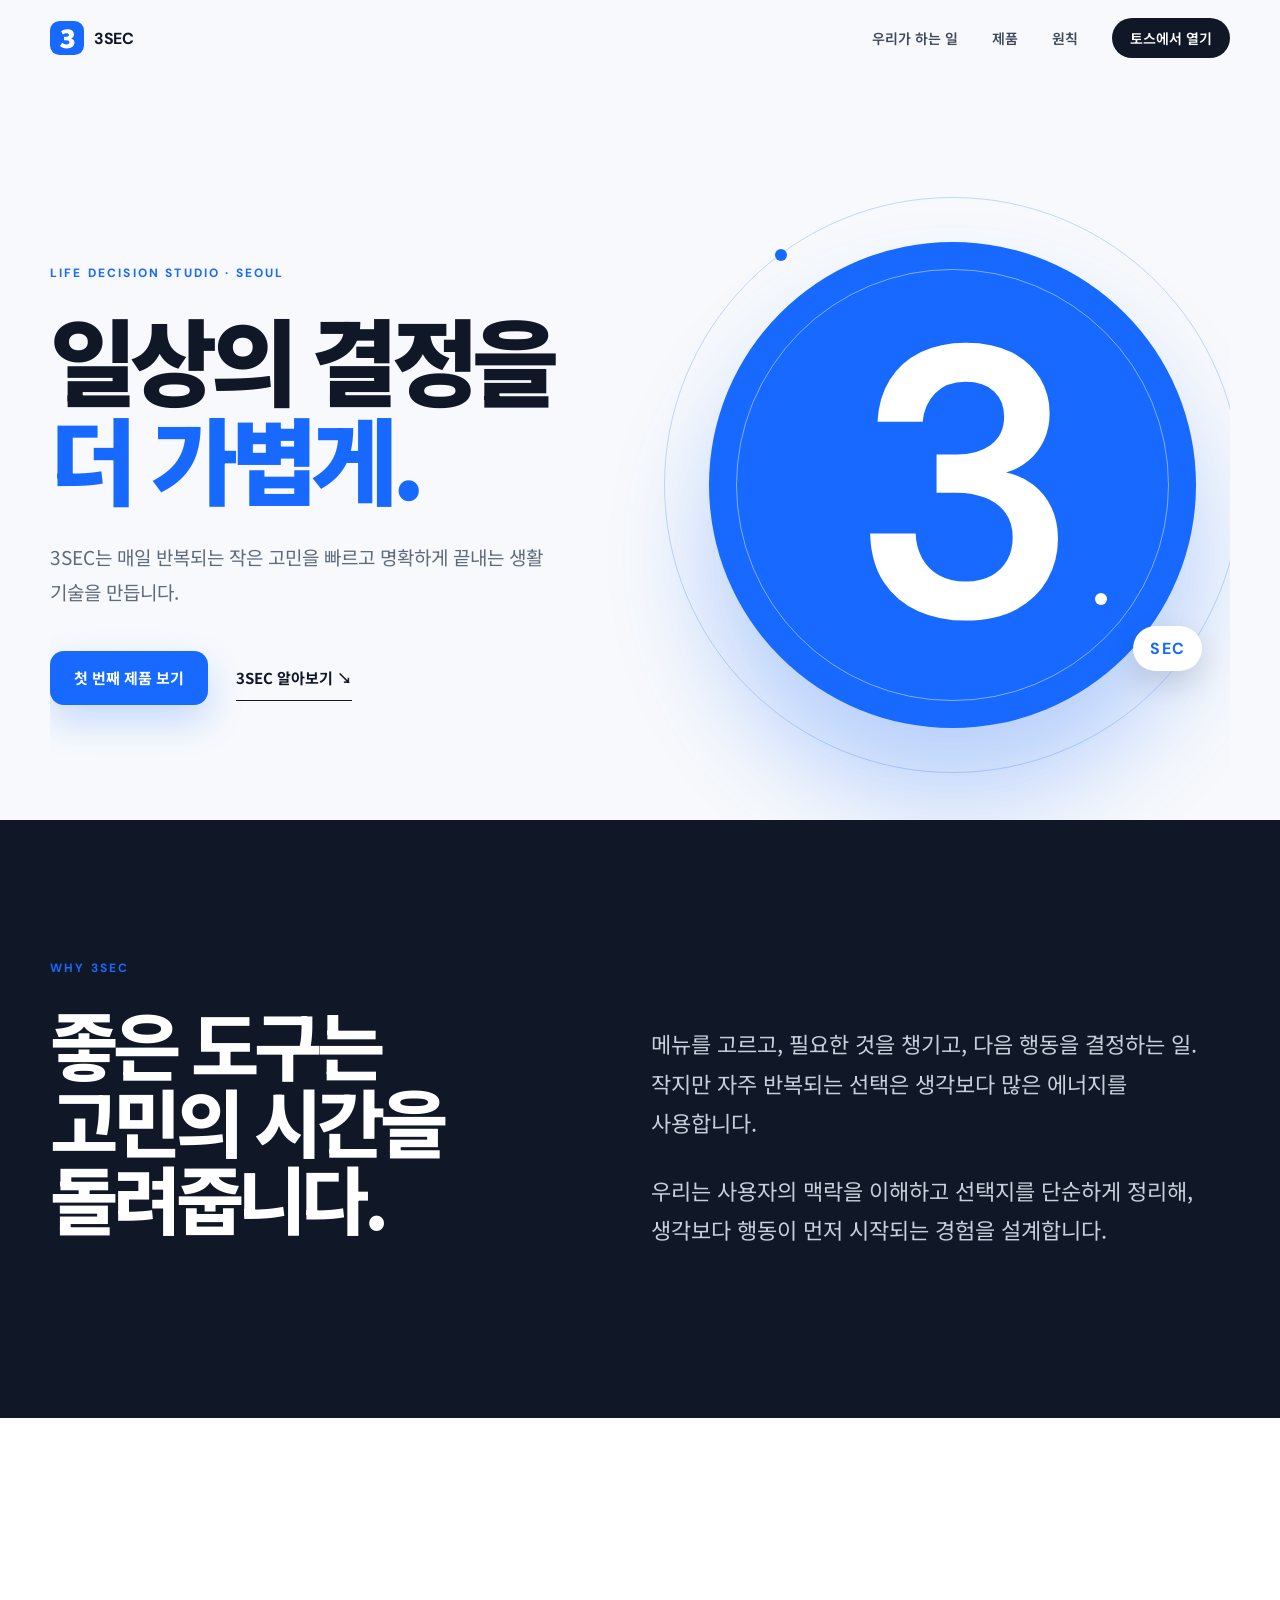
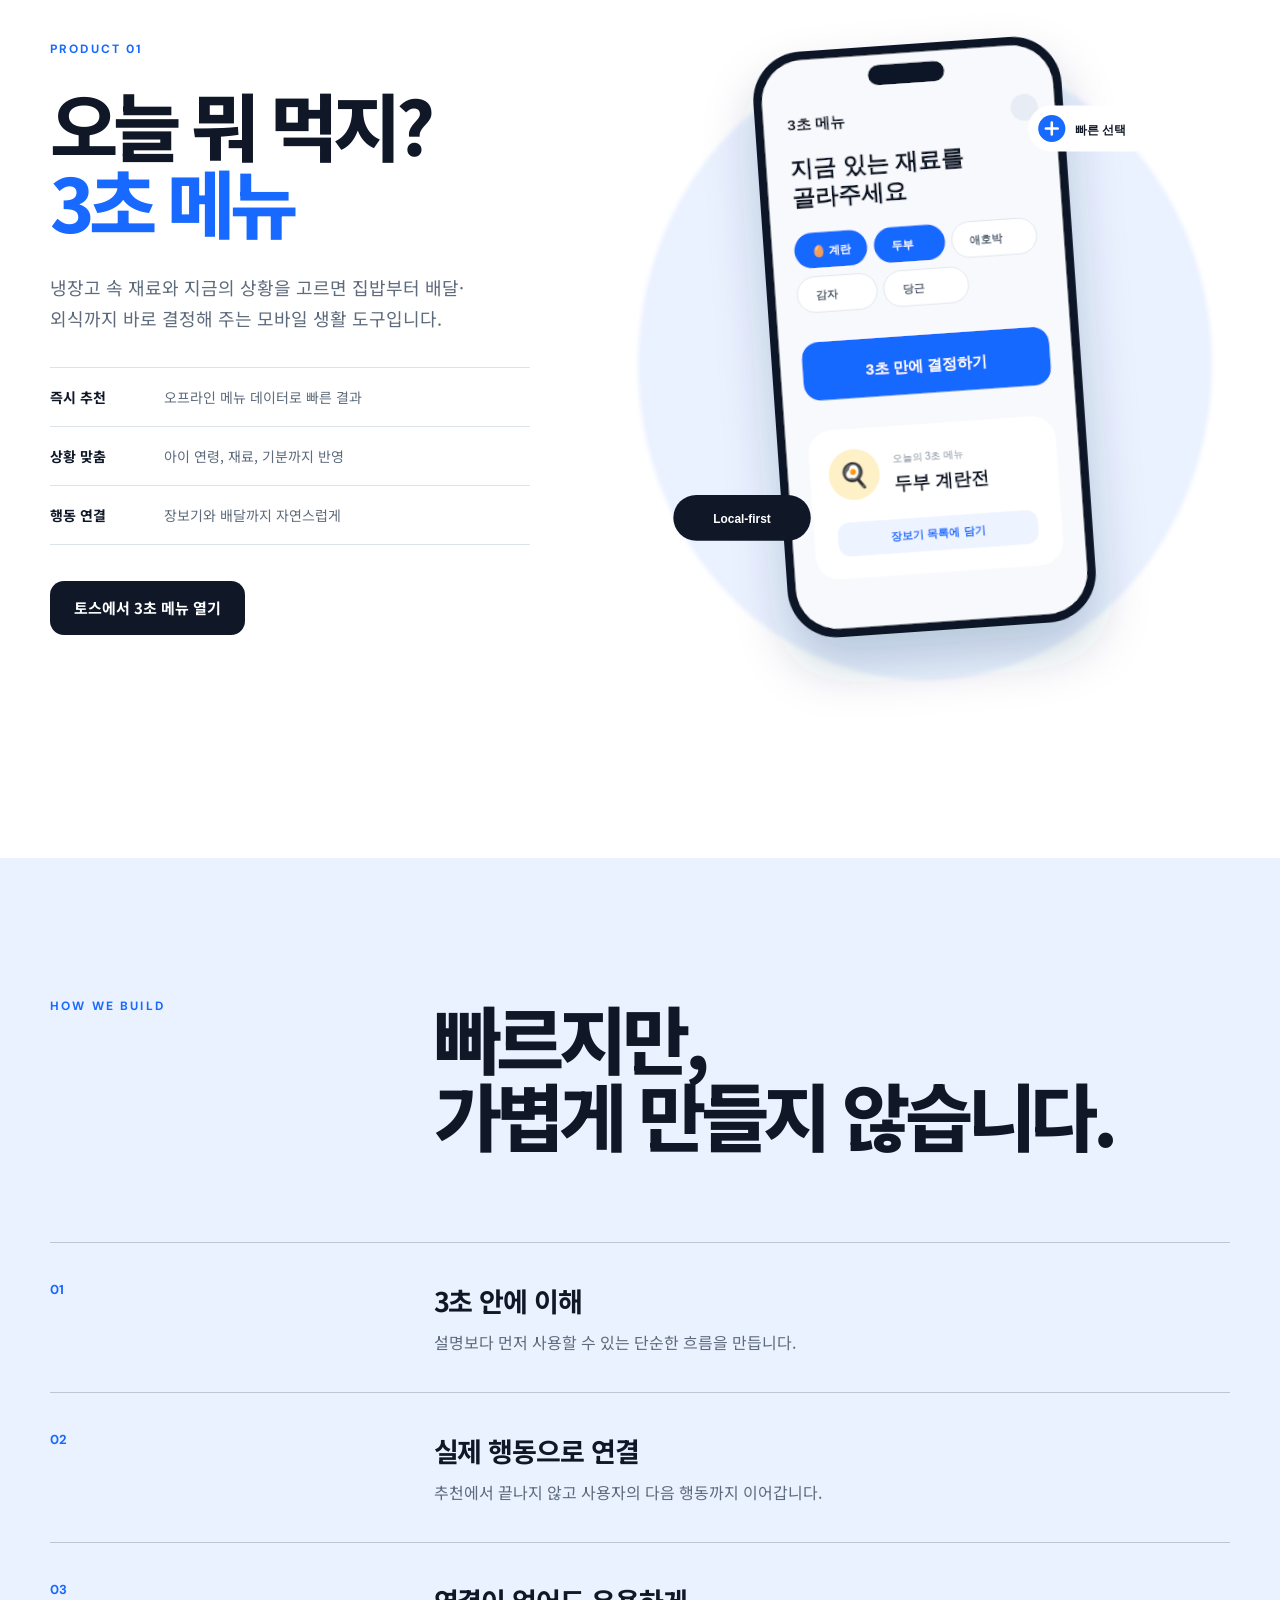
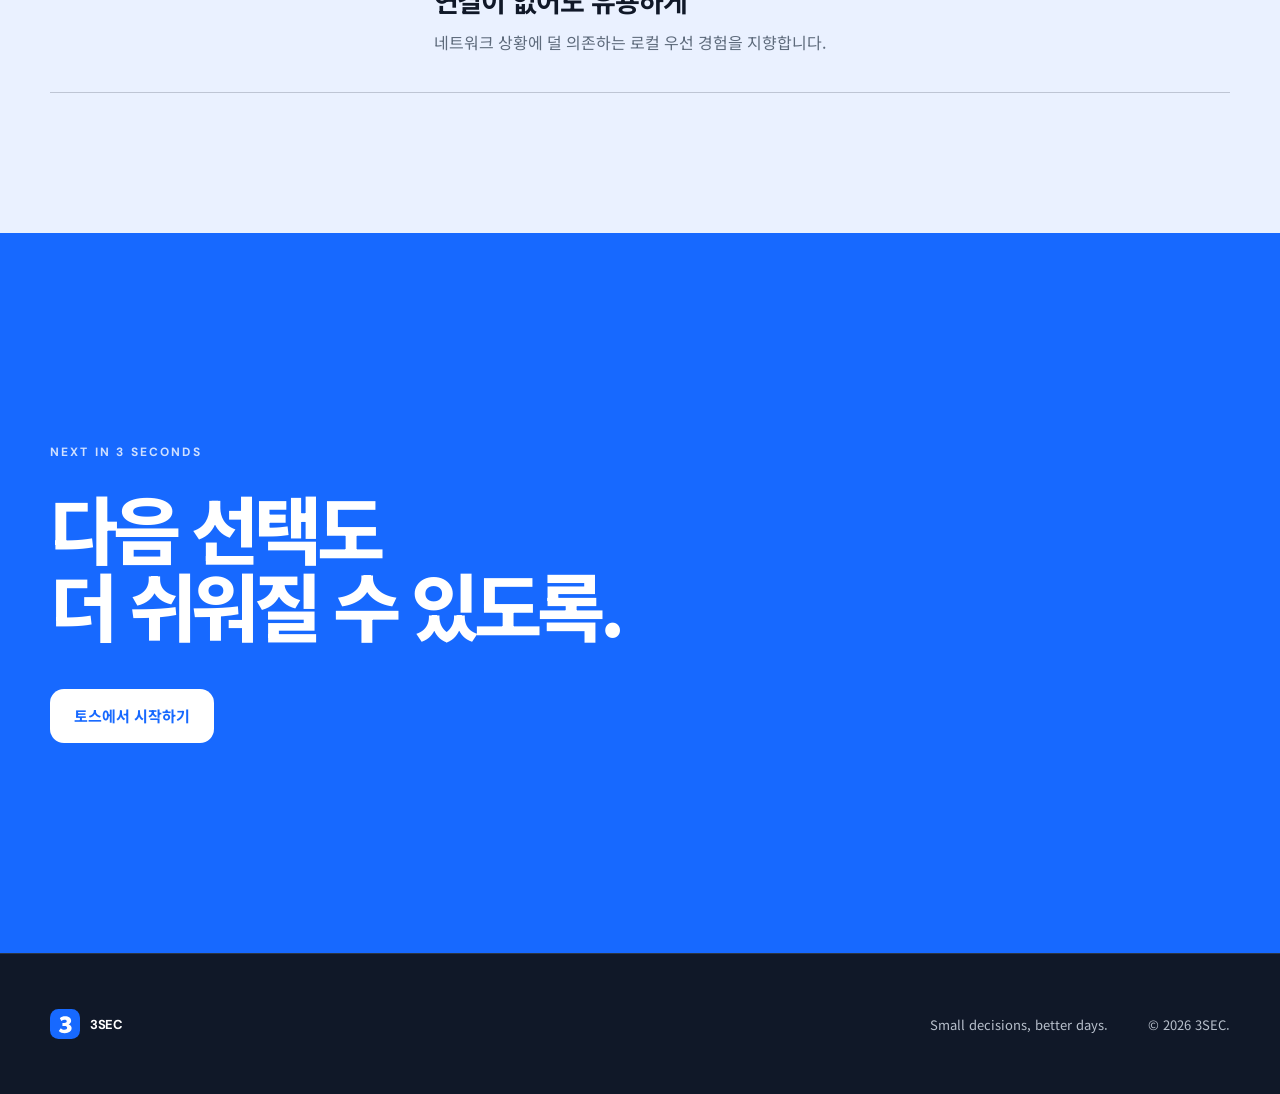
<file: index.html>
<!doctype html>
<!--
  3SEC 브랜드 홈
  디자인·카피·링크 변경 전 BRAND_STYLE_GUIDE.md를 확인하세요.
  이 페이지의 각 섹션은 브랜드 설명, 문제 정의, 제품, 원칙, CTA 중 한 가지 역할만 담당합니다.
-->
<html lang="ko">
  <head>
    <meta charset="UTF-8" />
    <meta name="viewport" content="width=device-width, initial-scale=1.0" />
    <meta
      name="description"
      content="3SEC는 반복되는 일상의 결정을 빠르고 가볍게 만드는 생활 기술 스튜디오입니다. 첫 번째 제품, 3초 메뉴를 만나보세요."
    />
    <meta name="theme-color" content="#1769ff" />
    <meta property="og:type" content="website" />
    <meta property="og:title" content="3SEC — 일상의 결정을 더 가볍게" />
    <meta
      property="og:description"
      content="복잡한 선택을 3초 안에 끝내는 생활 기술을 만듭니다."
    />
    <title>3SEC — 일상의 결정을 더 가볍게</title>
    <script>document.documentElement.classList.add('js');</script>
    <link rel="icon" href="assets/images/brand-mark.svg" type="image/svg+xml" />
    <link rel="manifest" href="site.webmanifest" />
    <link rel="preconnect" href="https://fonts.googleapis.com" />
    <link rel="preconnect" href="https://fonts.gstatic.com" crossorigin />
    <link
      href="https://fonts.googleapis.com/css2?family=DM+Sans:wght@500;600;700&amp;family=Noto+Sans+KR:wght@400;500;600;700;800;900&amp;display=swap"
      rel="stylesheet"
    />
    <link rel="stylesheet" href="assets/css/site.css" />
    <script src="assets/js/site.js" defer></script>
  </head>
  <body>
    <a class="skip-link" href="#main">본문으로 바로가기</a>

    <!-- Shared navigation: 제품·가이드·정책 페이지에서도 같은 구조와 시각 언어를 유지합니다. -->
    <header class="site-header" data-header>
      <div class="shell nav-wrap">
        <a class="brand" href="#top" aria-label="3SEC 홈">
          <img src="assets/images/brand-mark.svg" alt="" width="34" height="34" />
          <span>3SEC</span>
        </a>

        <button class="menu-button" type="button" aria-expanded="false" aria-controls="site-nav">
          <span class="sr-only">메뉴 열기</span>
          <span></span><span></span>
        </button>

        <nav id="site-nav" class="site-nav" aria-label="주요 메뉴">
          <a href="#about">우리가 하는 일</a>
          <a href="#product">제품</a>
          <a href="#principles">원칙</a>
          <a class="nav-cta" href="intoss://3sec-menu" aria-label="토스 앱에서 3초 메뉴 열기">토스에서 열기</a>
        </nav>
      </div>
    </header>

    <main id="main">
      <!-- Hero: 브랜드 약속과 3 / SEC 대표 그래픽. 추가 카드나 통계 영역을 넣지 않습니다. -->
      <section id="top" class="hero shell">
        <div class="hero-copy" data-reveal>
          <p class="eyebrow">LIFE DECISION STUDIO · SEOUL</p>
          <h1>일상의 결정을<br /><span>더 가볍게.</span></h1>
          <p class="hero-description">
            3SEC는 매일 반복되는 작은 고민을 빠르고 명확하게 끝내는 생활 기술을 만듭니다.
          </p>
          <div class="hero-actions">
            <a class="button button-primary" href="#product">첫 번째 제품 보기</a>
            <a class="text-link" href="#about">3SEC 알아보기 <span aria-hidden="true">↘</span></a>
          </div>
        </div>

        <div class="hero-art" aria-hidden="true" data-reveal>
          <div class="orbit orbit-one"></div>
          <div class="orbit orbit-two"></div>
          <span class="hero-number">3</span>
          <span class="hero-unit">SEC</span>
        </div>
      </section>

      <!-- Why: 3SEC 제품군이 공통으로 해결하는 반복적 선택의 문제를 설명합니다. -->
      <section id="about" class="section about-section">
        <div class="shell split-layout">
          <div data-reveal>
            <p class="section-label">WHY 3SEC</p>
            <h2>좋은 도구는<br />고민의 시간을 돌려줍니다.</h2>
          </div>
          <div class="statement" data-reveal>
            <p>
              메뉴를 고르고, 필요한 것을 챙기고, 다음 행동을 결정하는 일. 작지만 자주 반복되는 선택은 생각보다 많은 에너지를 사용합니다.
            </p>
            <p>
              우리는 사용자의 맥락을 이해하고 선택지를 단순하게 정리해, 생각보다 행동이 먼저 시작되는 경험을 설계합니다.
            </p>
          </div>
        </div>
      </section>

      <!-- Products: 제품별 기능보다 사용자가 얻는 결정과 다음 행동을 먼저 설명합니다. -->
      <section id="product" class="section product-section">
        <div class="shell product-grid">
          <div class="product-copy" data-reveal>
            <p class="section-label">PRODUCT 01</p>
            <h2>오늘 뭐 먹지?<br /><span>3초 메뉴</span></h2>
            <p>
              냉장고 속 재료와 지금의 상황을 고르면 집밥부터 배달·외식까지 바로 결정해 주는 모바일 생활 도구입니다.
            </p>
            <ul class="feature-list">
              <li><strong>즉시 추천</strong><span>오프라인 메뉴 데이터로 빠른 결과</span></li>
              <li><strong>상황 맞춤</strong><span>아이 연령, 재료, 기분까지 반영</span></li>
              <li><strong>행동 연결</strong><span>장보기와 배달까지 자연스럽게</span></li>
            </ul>
            <a class="button button-dark" href="intoss://3sec-menu" aria-label="토스 앱에서 3초 메뉴 열기">토스에서 3초 메뉴 열기</a>
          </div>

          <div class="product-visual" data-reveal>
            <img
              src="assets/images/product-preview.svg"
              alt="3초 메뉴 앱의 재료 선택과 메뉴 추천 화면 예시"
              width="720"
              height="760"
            />
          </div>
        </div>
      </section>

      <!-- Principles: 모든 3SEC 제품과 문서에 공통으로 적용되는 제작 기준입니다. -->
      <section id="principles" class="section principles-section">
        <div class="shell">
          <div class="principles-heading" data-reveal>
            <p class="section-label">HOW WE BUILD</p>
            <h2>빠르지만,<br />가볍게 만들지 않습니다.</h2>
          </div>

          <ol class="principle-list">
            <li data-reveal>
              <span class="principle-number">01</span>
              <div><h3>3초 안에 이해</h3><p>설명보다 먼저 사용할 수 있는 단순한 흐름을 만듭니다.</p></div>
            </li>
            <li data-reveal>
              <span class="principle-number">02</span>
              <div><h3>실제 행동으로 연결</h3><p>추천에서 끝나지 않고 사용자의 다음 행동까지 이어갑니다.</p></div>
            </li>
            <li data-reveal>
              <span class="principle-number">03</span>
              <div><h3>연결이 없어도 유용하게</h3><p>네트워크 상황에 덜 의존하는 로컬 우선 경험을 지향합니다.</p></div>
            </li>
          </ol>
        </div>
      </section>

      <!-- Final CTA: 저장소가 아니라 실제 서비스·가이드·정책 페이지로 연결합니다. -->
      <section class="section closing-section">
        <div class="shell closing-inner" data-reveal>
          <p class="section-label">NEXT IN 3 SECONDS</p>
          <h2>다음 선택도<br />더 쉬워질 수 있도록.</h2>
          <a class="button button-light" href="intoss://3sec-menu" aria-label="토스 앱에서 3초 메뉴 열기">토스에서 시작하기</a>
        </div>
      </section>
    </main>

    <footer class="site-footer">
      <div class="shell footer-inner">
        <a class="brand footer-brand" href="#top">
          <img src="assets/images/brand-mark.svg" alt="" width="30" height="30" />
          <span>3SEC</span>
        </a>
        <p>Small decisions, better days.</p>
        <p>© <span data-year></span> 3SEC.</p>
      </div>
    </footer>
  </body>
</html>
</file>
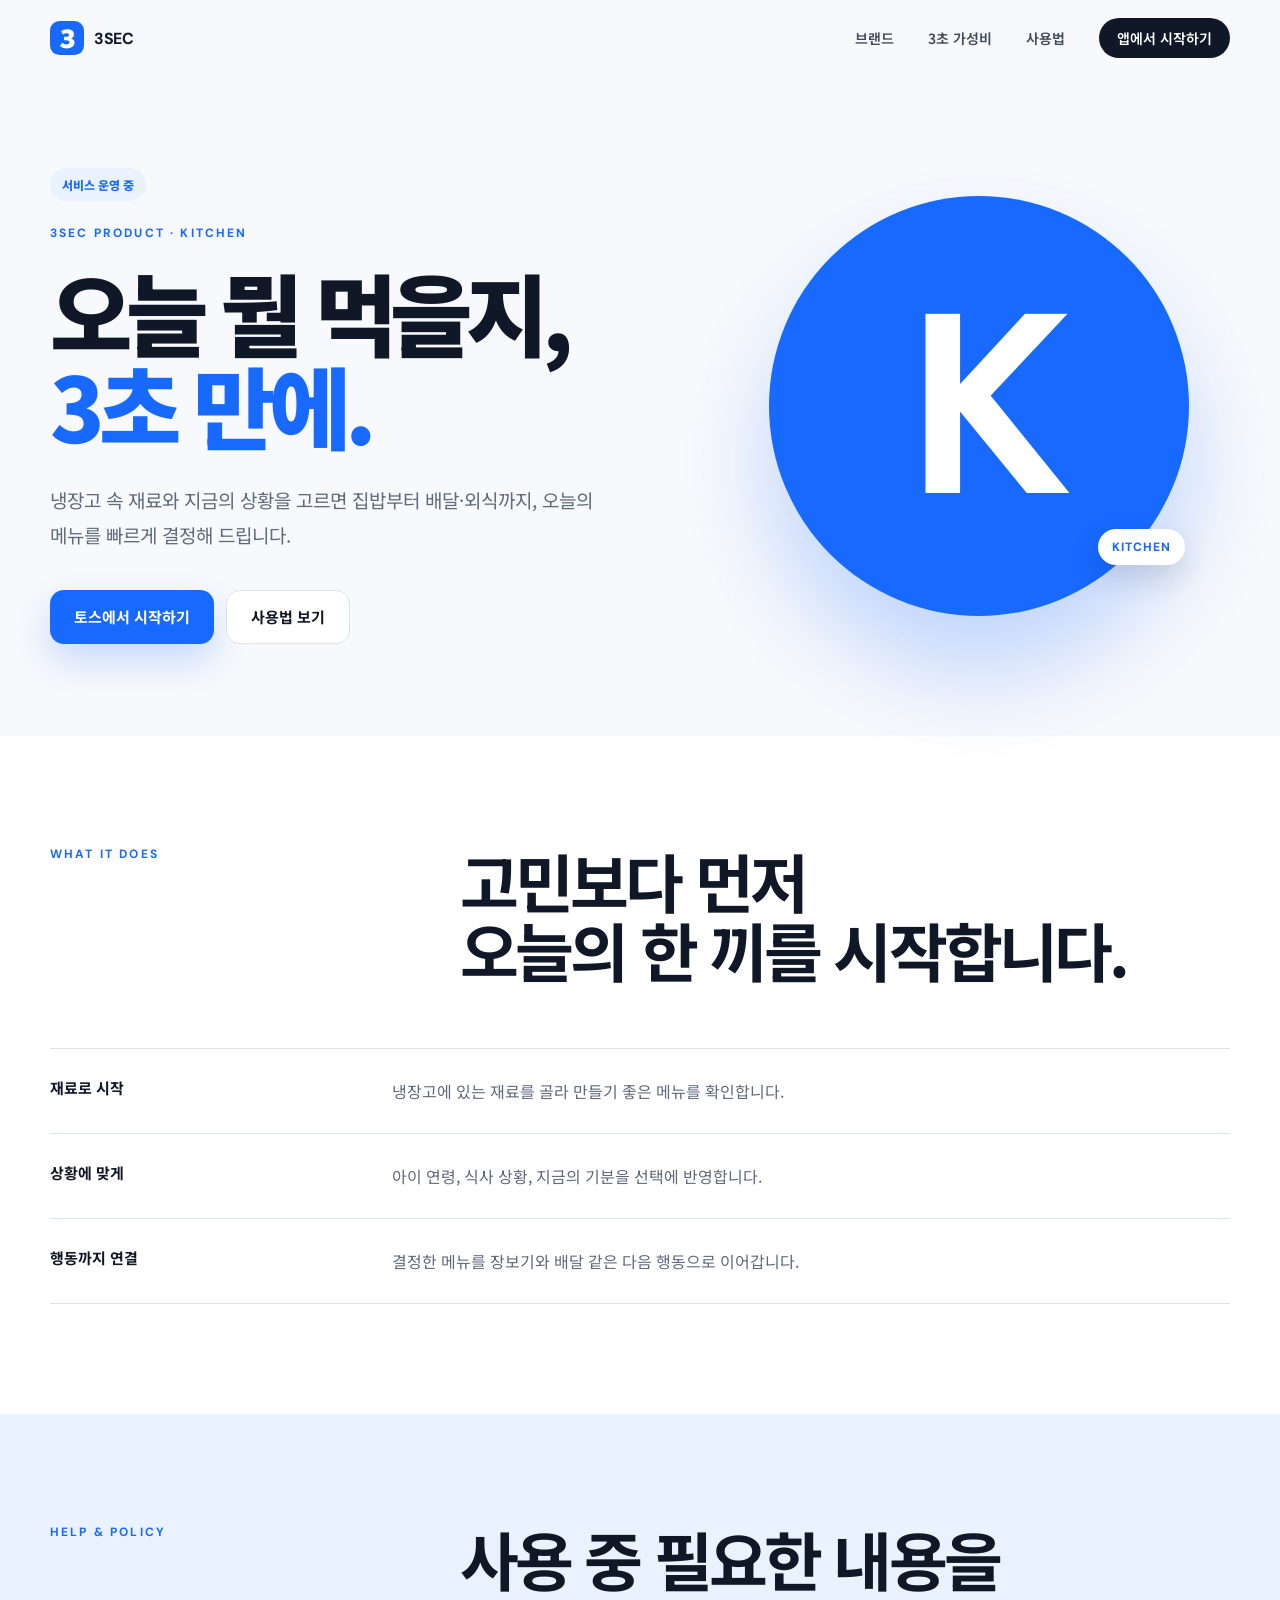
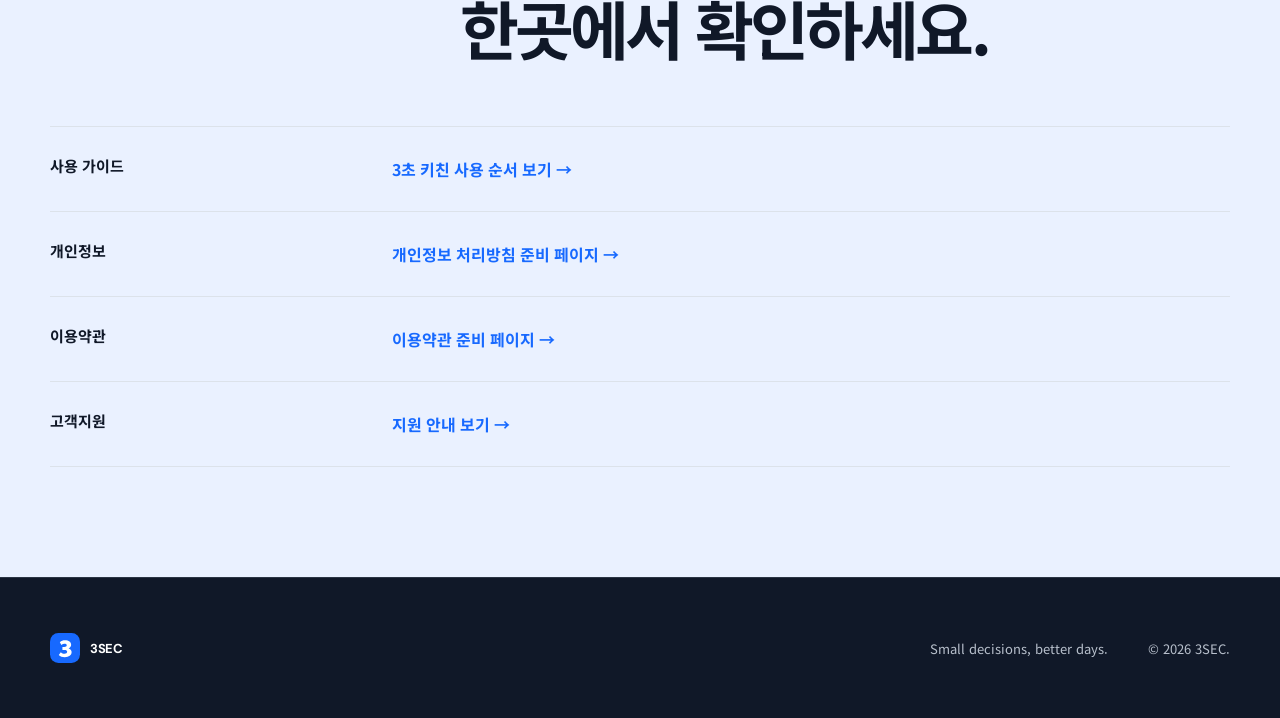
<file: kitchen/index.html>
<!doctype html>
<!--
  3초 키친 제품 소개 페이지
  TODO[kitchen-release]: 공식 제품명, 최종 앱 화면, 지원 범위가 바뀌면 본문과 OG 설명을 함께 갱신합니다.
  브랜드 표현 기준은 ../BRAND_STYLE_GUIDE.md를 따릅니다.
-->
<html lang="ko">
  <head>
    <meta charset="UTF-8" />
    <meta name="viewport" content="width=device-width, initial-scale=1.0" />
    <meta name="description" content="냉장고 속 재료와 지금의 상황으로 오늘의 메뉴를 빠르게 결정하는 3초 키친을 소개합니다." />
    <meta name="theme-color" content="#1769ff" />
    <meta property="og:type" content="website" />
    <meta property="og:title" content="3초 키친 — 오늘 뭘 먹을지, 3초 만에" />
    <meta property="og:description" content="냉장고 재료로 시작하는 빠르고 실용적인 메뉴 결정 도구." />
    <title>3초 키친 — 3SEC</title>
    <script>document.documentElement.classList.add('js');</script>
    <link rel="icon" href="../assets/images/brand-mark.svg" type="image/svg+xml" />
    <link rel="preconnect" href="https://fonts.googleapis.com" />
    <link rel="preconnect" href="https://fonts.gstatic.com" crossorigin />
    <link href="https://fonts.googleapis.com/css2?family=DM+Sans:wght@500;600;700&amp;family=Noto+Sans+KR:wght@400;500;600;700;800;900&amp;display=swap" rel="stylesheet" />
    <link rel="stylesheet" href="../assets/css/site.css" />
    <script src="../assets/js/site.js" defer></script>
  </head>
  <body>
    <a class="skip-link" href="#main">본문으로 바로가기</a>
    <header class="site-header" data-header>
      <div class="shell nav-wrap">
        <a class="brand" href="../" aria-label="3SEC 브랜드 홈">
          <img src="../assets/images/brand-mark.svg" alt="" width="34" height="34" />
          <span>3SEC</span>
        </a>
        <button class="menu-button" type="button" aria-expanded="false" aria-controls="site-nav">
          <span class="sr-only">메뉴 열기</span><span></span><span></span>
        </button>
        <nav id="site-nav" class="site-nav" aria-label="주요 메뉴">
          <a href="../">브랜드</a>
          <a href="../value/">3초 가성비</a>
          <a href="guide/">사용법</a>
          <a class="nav-cta" href="intoss://3sec-menu" aria-label="토스 앱에서 3초 키친 열기">앱에서 시작하기</a>
        </nav>
      </div>
    </header>

    <main id="main" class="subpage-main">
      <section class="page-hero shell">
        <div data-reveal>
          <span class="status-badge">서비스 운영 중</span>
          <p class="page-kicker">3SEC PRODUCT · KITCHEN</p>
          <h1 class="page-title">오늘 뭘 먹을지,<br /><span>3초 만에.</span></h1>
          <p class="page-lead">냉장고 속 재료와 지금의 상황을 고르면 집밥부터 배달·외식까지, 오늘의 메뉴를 빠르게 결정해 드립니다.</p>
          <div class="page-actions">
            <a class="button button-primary" href="intoss://3sec-menu">토스에서 시작하기</a>
            <a class="button button-secondary" href="guide/">사용법 보기</a>
          </div>
        </div>
        <div class="page-symbol" aria-hidden="true" data-reveal>
          <strong>K</strong><small>KITCHEN</small>
        </div>
      </section>

      <!-- TODO[kitchen-content]: 실제 앱 화면과 사용자 검증 결과가 준비되면 기능 설명을 구체화합니다. -->
      <section class="content-section">
        <div class="shell">
          <div class="content-heading" data-reveal>
            <p class="section-label">WHAT IT DOES</p>
            <h2>고민보다 먼저<br />오늘의 한 끼를 시작합니다.</h2>
          </div>
          <ul class="info-list">
            <li data-reveal><strong>재료로 시작</strong><span>냉장고에 있는 재료를 골라 만들기 좋은 메뉴를 확인합니다.</span></li>
            <li data-reveal><strong>상황에 맞게</strong><span>아이 연령, 식사 상황, 지금의 기분을 선택에 반영합니다.</span></li>
            <li data-reveal><strong>행동까지 연결</strong><span>결정한 메뉴를 장보기와 배달 같은 다음 행동으로 이어갑니다.</span></li>
          </ul>
        </div>
      </section>

      <section class="content-section is-tinted">
        <div class="shell">
          <div class="content-heading" data-reveal>
            <p class="section-label">HELP &amp; POLICY</p>
            <h2>사용 중 필요한 내용을<br />한곳에서 확인하세요.</h2>
          </div>
          <ul class="link-list">
            <li><strong>사용 가이드</strong><span><a href="guide/">3초 키친 사용 순서 보기 →</a></span></li>
            <li><strong>개인정보</strong><span><a href="../privacy/">개인정보 처리방침 준비 페이지 →</a></span></li>
            <li><strong>이용약관</strong><span><a href="../terms/">이용약관 준비 페이지 →</a></span></li>
            <li><strong>고객지원</strong><span><a href="../support/">지원 안내 보기 →</a></span></li>
          </ul>
        </div>
      </section>
    </main>

    <footer class="site-footer">
      <div class="shell footer-inner">
        <a class="brand footer-brand" href="../"><img src="../assets/images/brand-mark.svg" alt="" width="30" height="30" /><span>3SEC</span></a>
        <p>Small decisions, better days.</p><p>© <span data-year></span> 3SEC.</p>
      </div>
    </footer>
  </body>
</html>
</file>
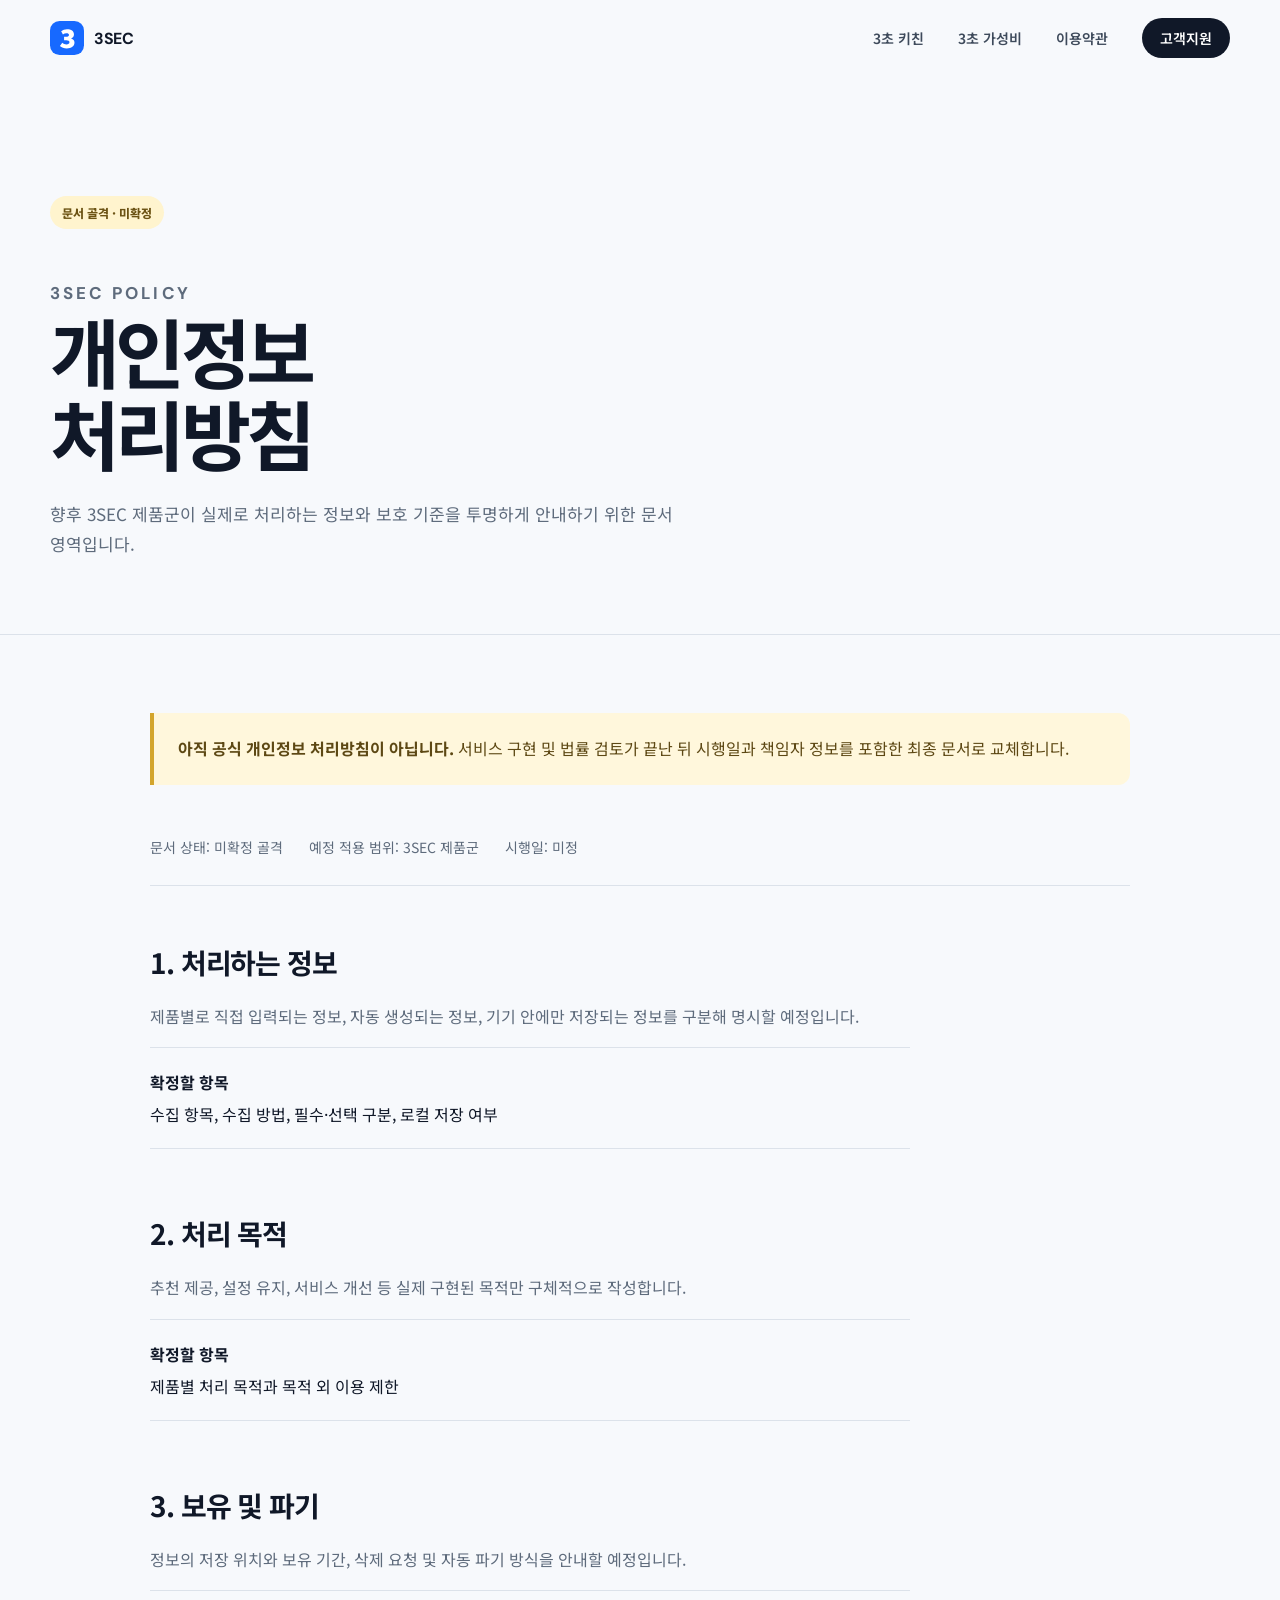
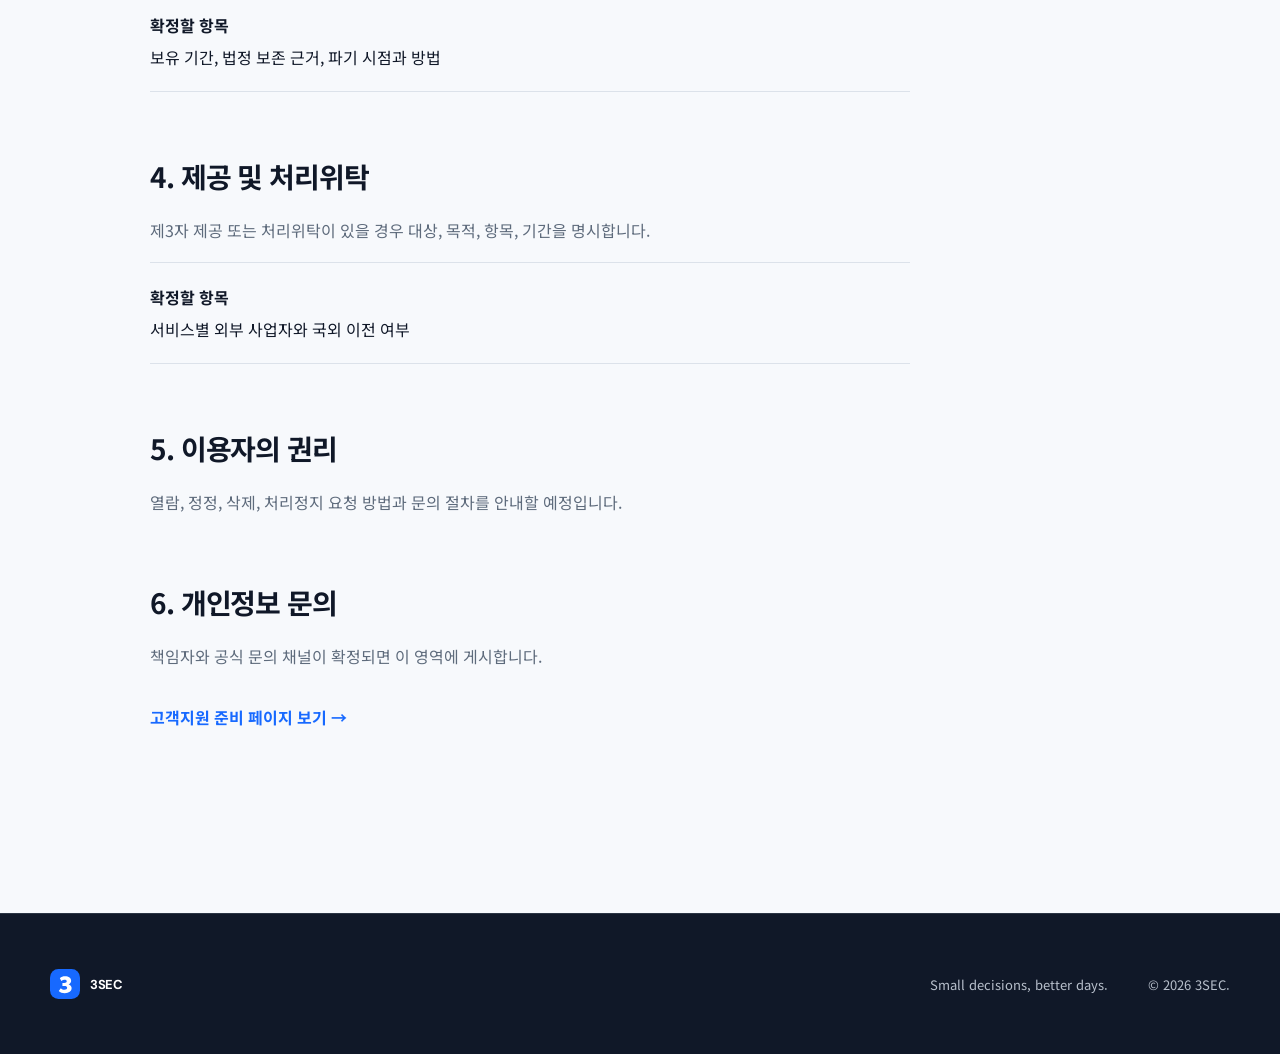
<file: privacy/index.html>
<!doctype html>
<!--
  개인정보 처리방침 문서 골격 — 법적 최종본이 아닙니다.
  TODO[privacy-release]: 실제 수집 항목, 처리 목적, 보유 기간, 제3자 제공, 처리위탁, 문의 책임자를 서비스 구현과 대조하고 법률 검토 후 확정합니다.
  확정 전에는 noindex를 제거하거나 앱의 공식 개인정보 처리방침 URL로 사용하지 않습니다.
-->
<html lang="ko">
  <head>
    <meta charset="UTF-8" />
    <meta name="viewport" content="width=device-width, initial-scale=1.0" />
    <meta name="robots" content="noindex, nofollow" />
    <meta name="description" content="3SEC 서비스 개인정보 처리방침 준비 페이지입니다." />
    <meta name="theme-color" content="#1769ff" />
    <title>개인정보 처리방침 — 준비 중 | 3SEC</title>
    <script>document.documentElement.classList.add('js');</script>
    <link rel="icon" href="../assets/images/brand-mark.svg" type="image/svg+xml" />
    <link rel="preconnect" href="https://fonts.googleapis.com" />
    <link rel="preconnect" href="https://fonts.gstatic.com" crossorigin />
    <link href="https://fonts.googleapis.com/css2?family=DM+Sans:wght@500;600;700&amp;family=Noto+Sans+KR:wght@400;500;600;700;800;900&amp;display=swap" rel="stylesheet" />
    <link rel="stylesheet" href="../assets/css/site.css" />
    <script src="../assets/js/site.js" defer></script>
  </head>
  <body>
    <a class="skip-link" href="#main">본문으로 바로가기</a>
    <header class="site-header is-scrolled" data-header><div class="shell nav-wrap"><a class="brand" href="../" aria-label="3SEC 브랜드 홈"><img src="../assets/images/brand-mark.svg" alt="" width="34" height="34" /><span>3SEC</span></a><button class="menu-button" type="button" aria-expanded="false" aria-controls="site-nav"><span class="sr-only">메뉴 열기</span><span></span><span></span></button><nav id="site-nav" class="site-nav" aria-label="주요 메뉴"><a href="../kitchen/">3초 키친</a><a href="../value/">3초 가성비</a><a href="../terms/">이용약관</a><a class="nav-cta" href="../support/">고객지원</a></nav></div></header>
    <main id="main" class="subpage-main">
      <section class="document-hero"><div class="shell" data-reveal><span class="status-badge is-draft">문서 골격 · 미확정</span><p class="page-kicker">3SEC POLICY</p><h1>개인정보<br />처리방침</h1><p>향후 3SEC 제품군이 실제로 처리하는 정보와 보호 기준을 투명하게 안내하기 위한 문서 영역입니다.</p></div></section>
      <div class="document-layout">
        <aside class="document-notice"><strong>아직 공식 개인정보 처리방침이 아닙니다.</strong> 서비스 구현 및 법률 검토가 끝난 뒤 시행일과 책임자 정보를 포함한 최종 문서로 교체합니다.</aside>
        <div class="document-meta"><span>문서 상태: 미확정 골격</span><span>예정 적용 범위: 3SEC 제품군</span><span>시행일: 미정</span></div>
        <section id="collected-data" class="document-section"><h2>1. 처리하는 정보</h2><p>제품별로 직접 입력되는 정보, 자동 생성되는 정보, 기기 안에만 저장되는 정보를 구분해 명시할 예정입니다.</p><div class="document-placeholder"><strong>확정할 항목</strong><span>수집 항목, 수집 방법, 필수·선택 구분, 로컬 저장 여부</span></div></section>
        <section id="purpose" class="document-section"><h2>2. 처리 목적</h2><p>추천 제공, 설정 유지, 서비스 개선 등 실제 구현된 목적만 구체적으로 작성합니다.</p><div class="document-placeholder"><strong>확정할 항목</strong><span>제품별 처리 목적과 목적 외 이용 제한</span></div></section>
        <section id="retention" class="document-section"><h2>3. 보유 및 파기</h2><p>정보의 저장 위치와 보유 기간, 삭제 요청 및 자동 파기 방식을 안내할 예정입니다.</p><div class="document-placeholder"><strong>확정할 항목</strong><span>보유 기간, 법정 보존 근거, 파기 시점과 방법</span></div></section>
        <section id="sharing" class="document-section"><h2>4. 제공 및 처리위탁</h2><p>제3자 제공 또는 처리위탁이 있을 경우 대상, 목적, 항목, 기간을 명시합니다.</p><div class="document-placeholder"><strong>확정할 항목</strong><span>서비스별 외부 사업자와 국외 이전 여부</span></div></section>
        <section id="rights" class="document-section"><h2>5. 이용자의 권리</h2><p>열람, 정정, 삭제, 처리정지 요청 방법과 문의 절차를 안내할 예정입니다.</p></section>
        <section id="contact" class="document-section"><h2>6. 개인정보 문의</h2><p>책임자와 공식 문의 채널이 확정되면 이 영역에 게시합니다.</p><a class="back-link" href="../support/">고객지원 준비 페이지 보기 →</a></section>
      </div>
    </main>
    <footer class="site-footer"><div class="shell footer-inner"><a class="brand footer-brand" href="../"><img src="../assets/images/brand-mark.svg" alt="" width="30" height="30" /><span>3SEC</span></a><p>Small decisions, better days.</p><p>© <span data-year></span> 3SEC.</p></div></footer>
  </body>
</html>
</file>
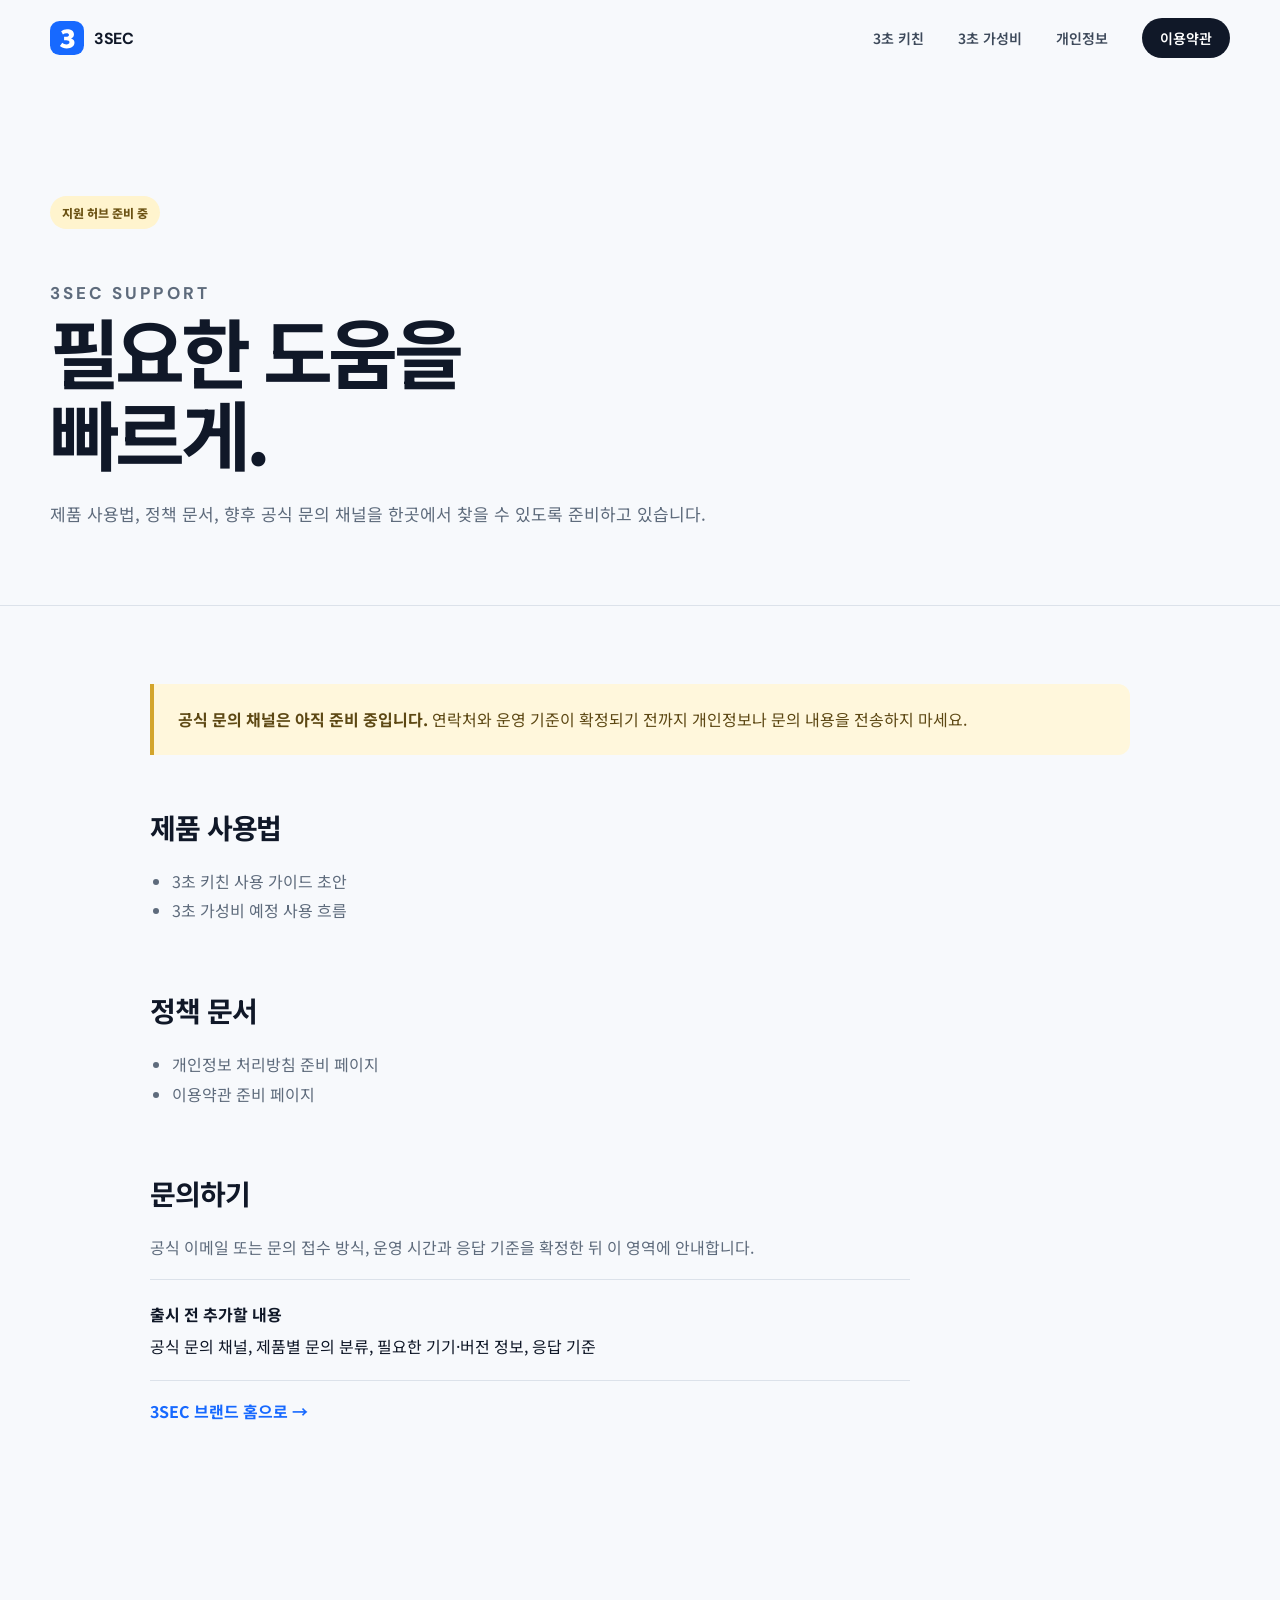
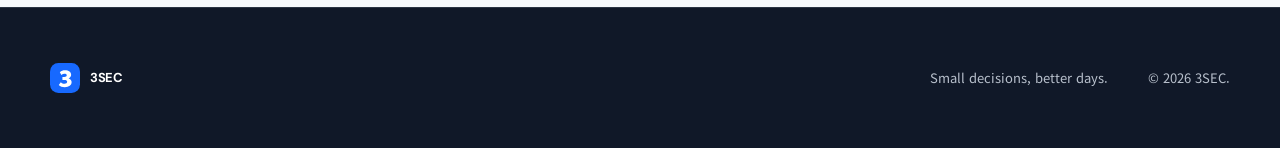
<file: support/index.html>
<!doctype html>
<!--
  고객지원 허브 골격
  TODO[support-release]: 공식 이메일 또는 접수 채널, 운영 시간, 응답 기준, 제품별 FAQ를 확정합니다.
  확정되지 않은 연락처를 임시로 게시하지 않습니다.
-->
<html lang="ko">
  <head>
    <meta charset="UTF-8" />
    <meta name="viewport" content="width=device-width, initial-scale=1.0" />
    <meta name="robots" content="noindex, nofollow" />
    <meta name="description" content="3SEC 제품군의 사용법과 정책, 문의 채널을 연결하는 고객지원 준비 페이지입니다." />
    <meta name="theme-color" content="#1769ff" />
    <title>고객지원 — 준비 중 | 3SEC</title>
    <script>document.documentElement.classList.add('js');</script>
    <link rel="icon" href="../assets/images/brand-mark.svg" type="image/svg+xml" />
    <link rel="preconnect" href="https://fonts.googleapis.com" />
    <link rel="preconnect" href="https://fonts.gstatic.com" crossorigin />
    <link href="https://fonts.googleapis.com/css2?family=DM+Sans:wght@500;600;700&amp;family=Noto+Sans+KR:wght@400;500;600;700;800;900&amp;display=swap" rel="stylesheet" />
    <link rel="stylesheet" href="../assets/css/site.css" />
    <script src="../assets/js/site.js" defer></script>
  </head>
  <body>
    <a class="skip-link" href="#main">본문으로 바로가기</a>
    <header class="site-header is-scrolled" data-header><div class="shell nav-wrap"><a class="brand" href="../" aria-label="3SEC 브랜드 홈"><img src="../assets/images/brand-mark.svg" alt="" width="34" height="34" /><span>3SEC</span></a><button class="menu-button" type="button" aria-expanded="false" aria-controls="site-nav"><span class="sr-only">메뉴 열기</span><span></span><span></span></button><nav id="site-nav" class="site-nav" aria-label="주요 메뉴"><a href="../kitchen/">3초 키친</a><a href="../value/">3초 가성비</a><a href="../privacy/">개인정보</a><a class="nav-cta" href="../terms/">이용약관</a></nav></div></header>
    <main id="main" class="subpage-main">
      <section class="document-hero"><div class="shell" data-reveal><span class="status-badge is-draft">지원 허브 준비 중</span><p class="page-kicker">3SEC SUPPORT</p><h1>필요한 도움을<br />빠르게.</h1><p>제품 사용법, 정책 문서, 향후 공식 문의 채널을 한곳에서 찾을 수 있도록 준비하고 있습니다.</p></div></section>
      <div class="document-layout">
        <aside class="document-notice"><strong>공식 문의 채널은 아직 준비 중입니다.</strong> 연락처와 운영 기준이 확정되기 전까지 개인정보나 문의 내용을 전송하지 마세요.</aside>
        <section class="document-section"><h2>제품 사용법</h2><ul><li><a href="../kitchen/guide/">3초 키친 사용 가이드 초안</a></li><li><a href="../value/guide/">3초 가성비 예정 사용 흐름</a></li></ul></section>
        <section class="document-section"><h2>정책 문서</h2><ul><li><a href="../privacy/">개인정보 처리방침 준비 페이지</a></li><li><a href="../terms/">이용약관 준비 페이지</a></li></ul></section>
        <section id="contact" class="document-section"><h2>문의하기</h2><p>공식 이메일 또는 문의 접수 방식, 운영 시간과 응답 기준을 확정한 뒤 이 영역에 안내합니다.</p><div class="document-placeholder"><strong>출시 전 추가할 내용</strong><span>공식 문의 채널, 제품별 문의 분류, 필요한 기기·버전 정보, 응답 기준</span></div><a class="back-link" href="../">3SEC 브랜드 홈으로 →</a></section>
      </div>
    </main>
    <footer class="site-footer"><div class="shell footer-inner"><a class="brand footer-brand" href="../"><img src="../assets/images/brand-mark.svg" alt="" width="30" height="30" /><span>3SEC</span></a><p>Small decisions, better days.</p><p>© <span data-year></span> 3SEC.</p></div></footer>
  </body>
</html>
</file>
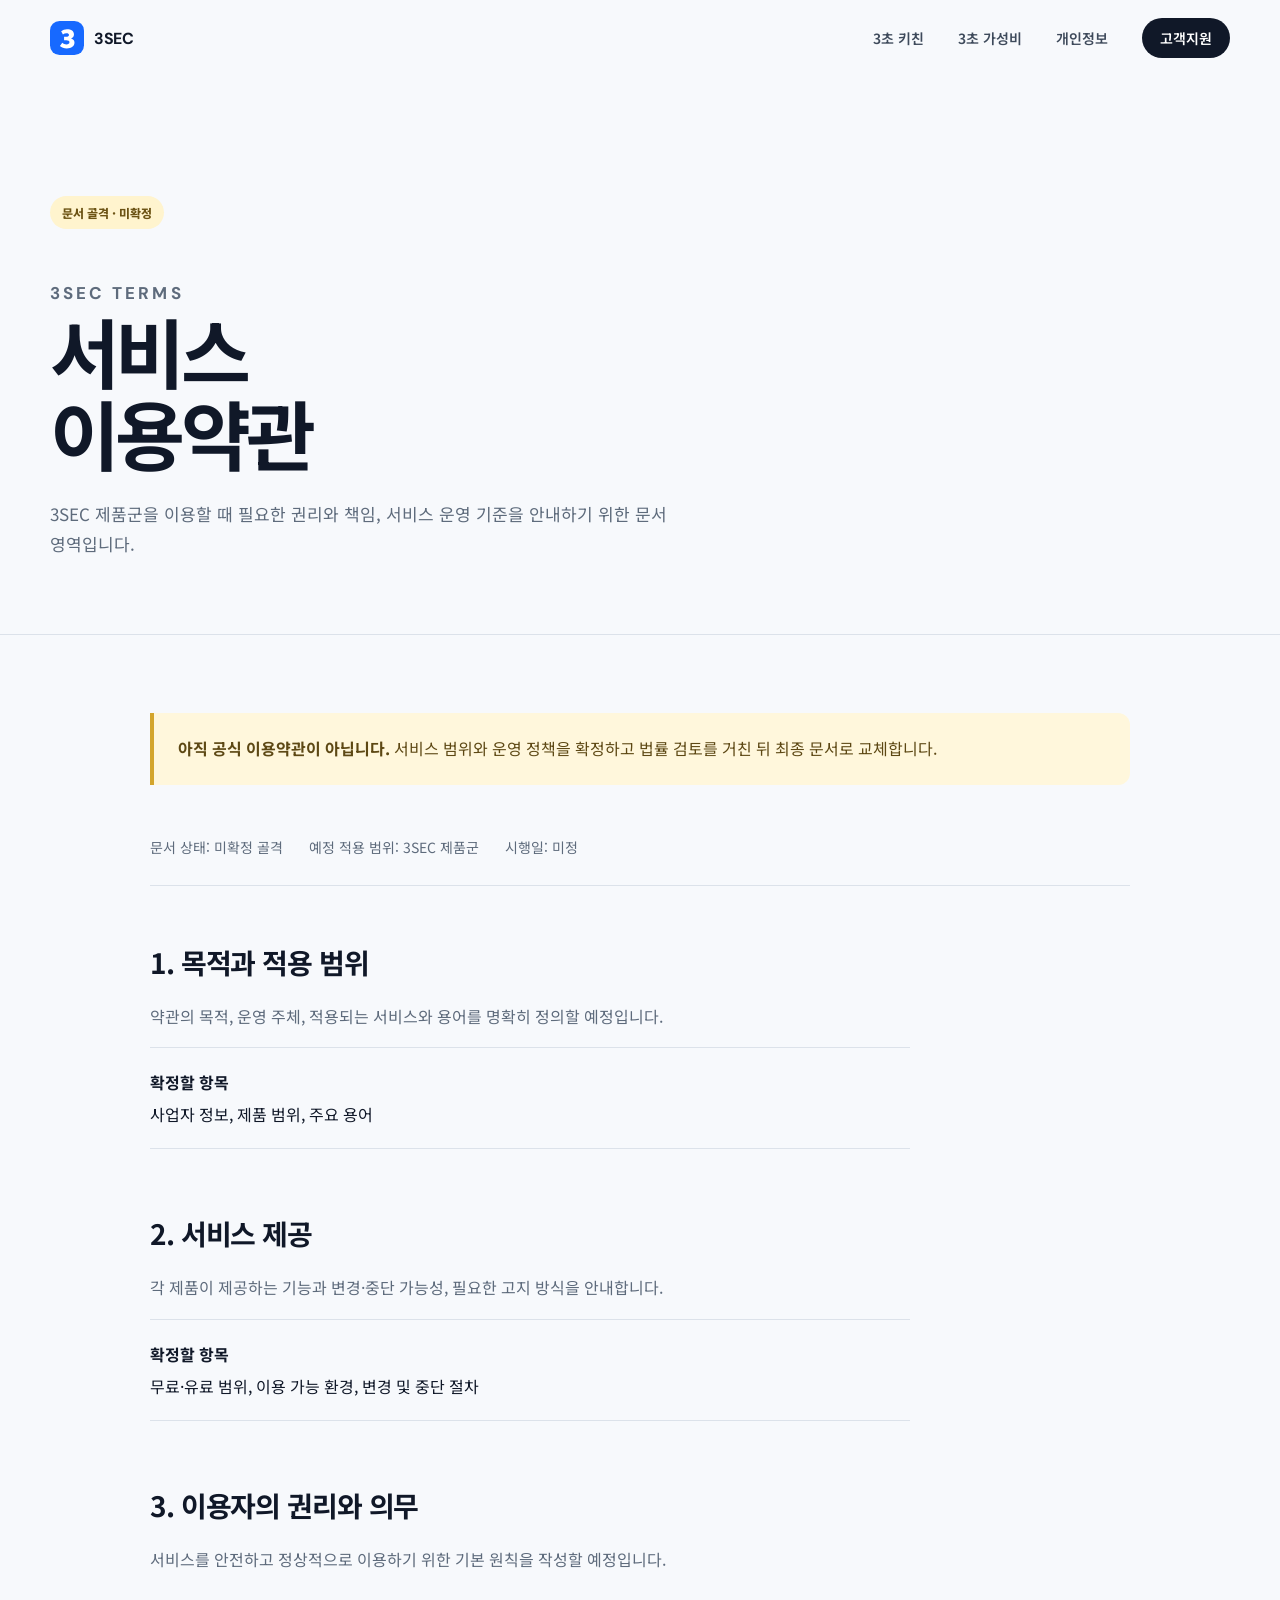
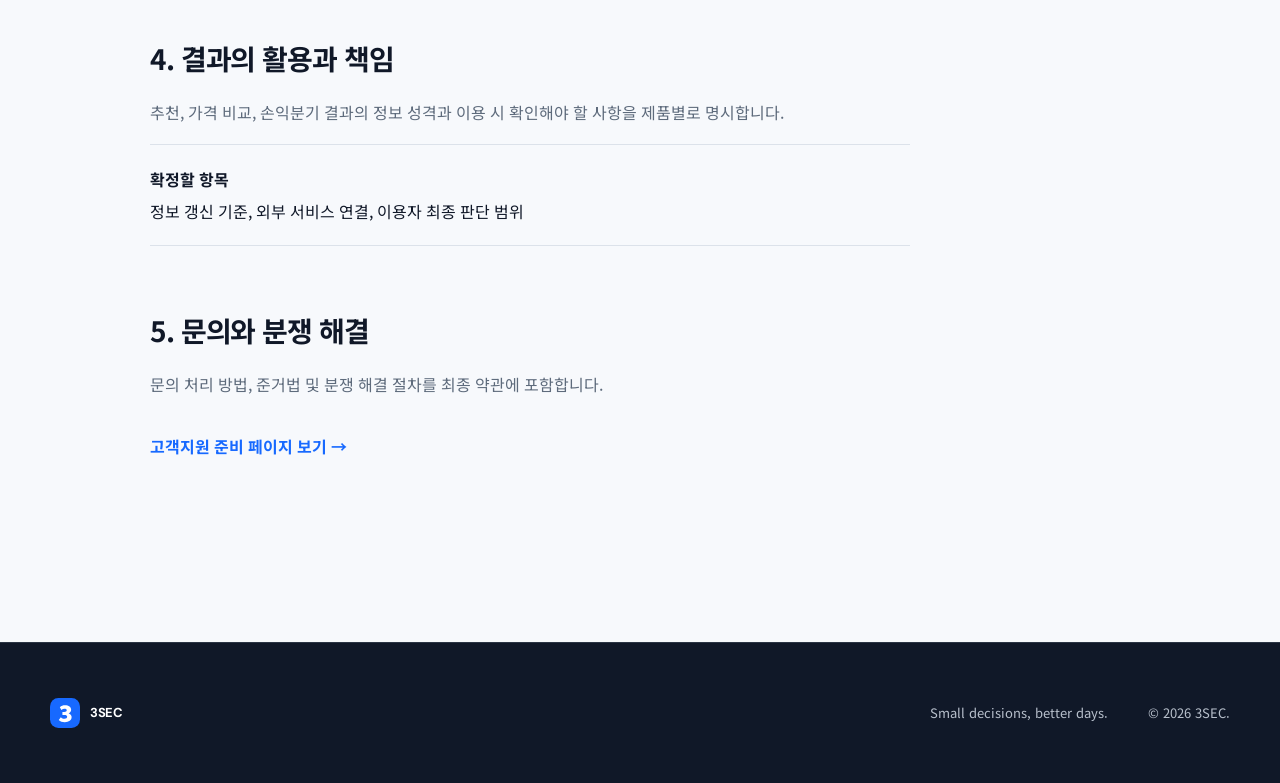
<file: terms/index.html>
<!doctype html>
<!--
  이용약관 문서 골격 — 법적 최종본이 아닙니다.
  TODO[terms-release]: 운영 주체, 서비스 범위, 이용 조건, 책임 제한, 분쟁 해결, 시행일을 확정하고 법률 검토 후 공개합니다.
  제품별 조건이 다르면 공통 약관과 서비스별 부칙으로 분리합니다.
-->
<html lang="ko">
  <head>
    <meta charset="UTF-8" />
    <meta name="viewport" content="width=device-width, initial-scale=1.0" />
    <meta name="robots" content="noindex, nofollow" />
    <meta name="description" content="3SEC 서비스 이용약관 준비 페이지입니다." />
    <meta name="theme-color" content="#1769ff" />
    <title>이용약관 — 준비 중 | 3SEC</title>
    <script>document.documentElement.classList.add('js');</script>
    <link rel="icon" href="../assets/images/brand-mark.svg" type="image/svg+xml" />
    <link rel="preconnect" href="https://fonts.googleapis.com" />
    <link rel="preconnect" href="https://fonts.gstatic.com" crossorigin />
    <link href="https://fonts.googleapis.com/css2?family=DM+Sans:wght@500;600;700&amp;family=Noto+Sans+KR:wght@400;500;600;700;800;900&amp;display=swap" rel="stylesheet" />
    <link rel="stylesheet" href="../assets/css/site.css" />
    <script src="../assets/js/site.js" defer></script>
  </head>
  <body>
    <a class="skip-link" href="#main">본문으로 바로가기</a>
    <header class="site-header is-scrolled" data-header><div class="shell nav-wrap"><a class="brand" href="../" aria-label="3SEC 브랜드 홈"><img src="../assets/images/brand-mark.svg" alt="" width="34" height="34" /><span>3SEC</span></a><button class="menu-button" type="button" aria-expanded="false" aria-controls="site-nav"><span class="sr-only">메뉴 열기</span><span></span><span></span></button><nav id="site-nav" class="site-nav" aria-label="주요 메뉴"><a href="../kitchen/">3초 키친</a><a href="../value/">3초 가성비</a><a href="../privacy/">개인정보</a><a class="nav-cta" href="../support/">고객지원</a></nav></div></header>
    <main id="main" class="subpage-main">
      <section class="document-hero"><div class="shell" data-reveal><span class="status-badge is-draft">문서 골격 · 미확정</span><p class="page-kicker">3SEC TERMS</p><h1>서비스<br />이용약관</h1><p>3SEC 제품군을 이용할 때 필요한 권리와 책임, 서비스 운영 기준을 안내하기 위한 문서 영역입니다.</p></div></section>
      <div class="document-layout">
        <aside class="document-notice"><strong>아직 공식 이용약관이 아닙니다.</strong> 서비스 범위와 운영 정책을 확정하고 법률 검토를 거친 뒤 최종 문서로 교체합니다.</aside>
        <div class="document-meta"><span>문서 상태: 미확정 골격</span><span>예정 적용 범위: 3SEC 제품군</span><span>시행일: 미정</span></div>
        <section id="purpose" class="document-section"><h2>1. 목적과 적용 범위</h2><p>약관의 목적, 운영 주체, 적용되는 서비스와 용어를 명확히 정의할 예정입니다.</p><div class="document-placeholder"><strong>확정할 항목</strong><span>사업자 정보, 제품 범위, 주요 용어</span></div></section>
        <section id="service" class="document-section"><h2>2. 서비스 제공</h2><p>각 제품이 제공하는 기능과 변경·중단 가능성, 필요한 고지 방식을 안내합니다.</p><div class="document-placeholder"><strong>확정할 항목</strong><span>무료·유료 범위, 이용 가능 환경, 변경 및 중단 절차</span></div></section>
        <section id="user" class="document-section"><h2>3. 이용자의 권리와 의무</h2><p>서비스를 안전하고 정상적으로 이용하기 위한 기본 원칙을 작성할 예정입니다.</p></section>
        <section id="limitations" class="document-section"><h2>4. 결과의 활용과 책임</h2><p>추천, 가격 비교, 손익분기 결과의 정보 성격과 이용 시 확인해야 할 사항을 제품별로 명시합니다.</p><div class="document-placeholder"><strong>확정할 항목</strong><span>정보 갱신 기준, 외부 서비스 연결, 이용자 최종 판단 범위</span></div></section>
        <section id="disputes" class="document-section"><h2>5. 문의와 분쟁 해결</h2><p>문의 처리 방법, 준거법 및 분쟁 해결 절차를 최종 약관에 포함합니다.</p><a class="back-link" href="../support/">고객지원 준비 페이지 보기 →</a></section>
      </div>
    </main>
    <footer class="site-footer"><div class="shell footer-inner"><a class="brand footer-brand" href="../"><img src="../assets/images/brand-mark.svg" alt="" width="30" height="30" /><span>3SEC</span></a><p>Small decisions, better days.</p><p>© <span data-year></span> 3SEC.</p></div></footer>
  </body>
</html>
</file>
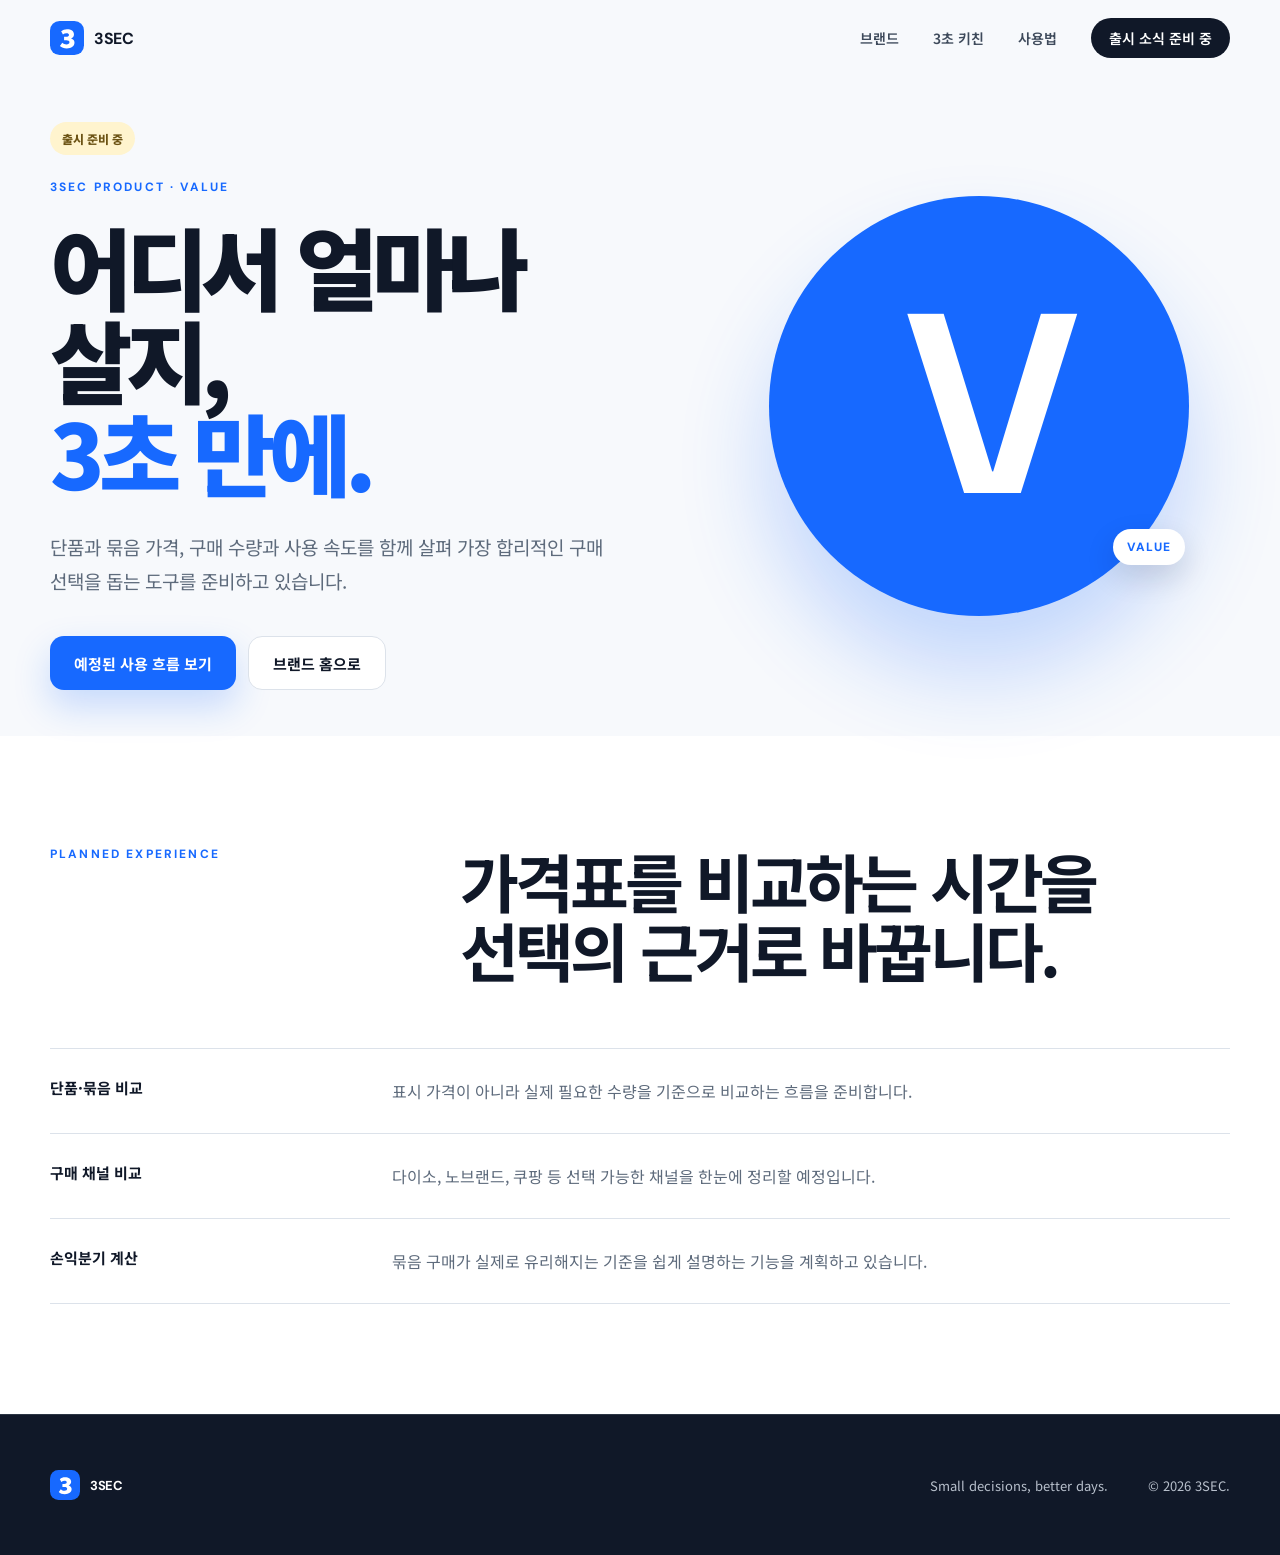
<file: value/index.html>
<!doctype html>
<!--
  3초 가성비 출시 준비 페이지
  TODO[value-launch]: 출시 전 noindex 제거, 실제 서비스 URL 연결, 검증된 기능 범위·지원 채널·화면 이미지로 교체합니다.
  확정되지 않은 가격 절감 수치나 최상급 표현은 넣지 않습니다.
-->
<html lang="ko">
  <head>
    <meta charset="UTF-8" />
    <meta name="viewport" content="width=device-width, initial-scale=1.0" />
    <meta name="robots" content="noindex, nofollow" />
    <meta name="description" content="단품과 묶음 가격을 비교해 구매 판단을 돕는 3초 가성비 서비스 준비 페이지입니다." />
    <meta name="theme-color" content="#1769ff" />
    <title>3초 가성비 — 준비 중 | 3SEC</title>
    <script>document.documentElement.classList.add('js');</script>
    <link rel="icon" href="../assets/images/brand-mark.svg" type="image/svg+xml" />
    <link rel="preconnect" href="https://fonts.googleapis.com" />
    <link rel="preconnect" href="https://fonts.gstatic.com" crossorigin />
    <link href="https://fonts.googleapis.com/css2?family=DM+Sans:wght@500;600;700&amp;family=Noto+Sans+KR:wght@400;500;600;700;800;900&amp;display=swap" rel="stylesheet" />
    <link rel="stylesheet" href="../assets/css/site.css" />
    <script src="../assets/js/site.js" defer></script>
  </head>
  <body>
    <a class="skip-link" href="#main">본문으로 바로가기</a>
    <header class="site-header" data-header>
      <div class="shell nav-wrap">
        <a class="brand" href="../" aria-label="3SEC 브랜드 홈"><img src="../assets/images/brand-mark.svg" alt="" width="34" height="34" /><span>3SEC</span></a>
        <button class="menu-button" type="button" aria-expanded="false" aria-controls="site-nav"><span class="sr-only">메뉴 열기</span><span></span><span></span></button>
        <nav id="site-nav" class="site-nav" aria-label="주요 메뉴">
          <a href="../">브랜드</a><a href="../kitchen/">3초 키친</a><a href="guide/">사용법</a><a class="nav-cta" href="../support/">출시 소식 준비 중</a>
        </nav>
      </div>
    </header>

    <main id="main" class="subpage-main">
      <section class="page-hero shell">
        <div data-reveal>
          <span class="status-badge is-draft">출시 준비 중</span>
          <p class="page-kicker">3SEC PRODUCT · VALUE</p>
          <h1 class="page-title">어디서 얼마나 살지,<br /><span>3초 만에.</span></h1>
          <p class="page-lead">단품과 묶음 가격, 구매 수량과 사용 속도를 함께 살펴 가장 합리적인 구매 선택을 돕는 도구를 준비하고 있습니다.</p>
          <div class="page-actions"><a class="button button-primary" href="guide/">예정된 사용 흐름 보기</a><a class="button button-secondary" href="../">브랜드 홈으로</a></div>
        </div>
        <div class="page-symbol" aria-hidden="true" data-reveal><strong>V</strong><small>VALUE</small></div>
      </section>

      <!-- TODO[value-features]: 실제 출시 범위 확정 후 지원 판매처, 계산 기준, 데이터 갱신 주기를 명시합니다. -->
      <section class="content-section">
        <div class="shell">
          <div class="content-heading" data-reveal><p class="section-label">PLANNED EXPERIENCE</p><h2>가격표를 비교하는 시간을<br />선택의 근거로 바꿉니다.</h2></div>
          <ul class="info-list">
            <li><strong>단품·묶음 비교</strong><span>표시 가격이 아니라 실제 필요한 수량을 기준으로 비교하는 흐름을 준비합니다.</span></li>
            <li><strong>구매 채널 비교</strong><span>다이소, 노브랜드, 쿠팡 등 선택 가능한 채널을 한눈에 정리할 예정입니다.</span></li>
            <li><strong>손익분기 계산</strong><span>묶음 구매가 실제로 유리해지는 기준을 쉽게 설명하는 기능을 계획하고 있습니다.</span></li>
          </ul>
        </div>
      </section>
    </main>
    <footer class="site-footer"><div class="shell footer-inner"><a class="brand footer-brand" href="../"><img src="../assets/images/brand-mark.svg" alt="" width="30" height="30" /><span>3SEC</span></a><p>Small decisions, better days.</p><p>© <span data-year></span> 3SEC.</p></div></footer>
  </body>
</html>
</file>
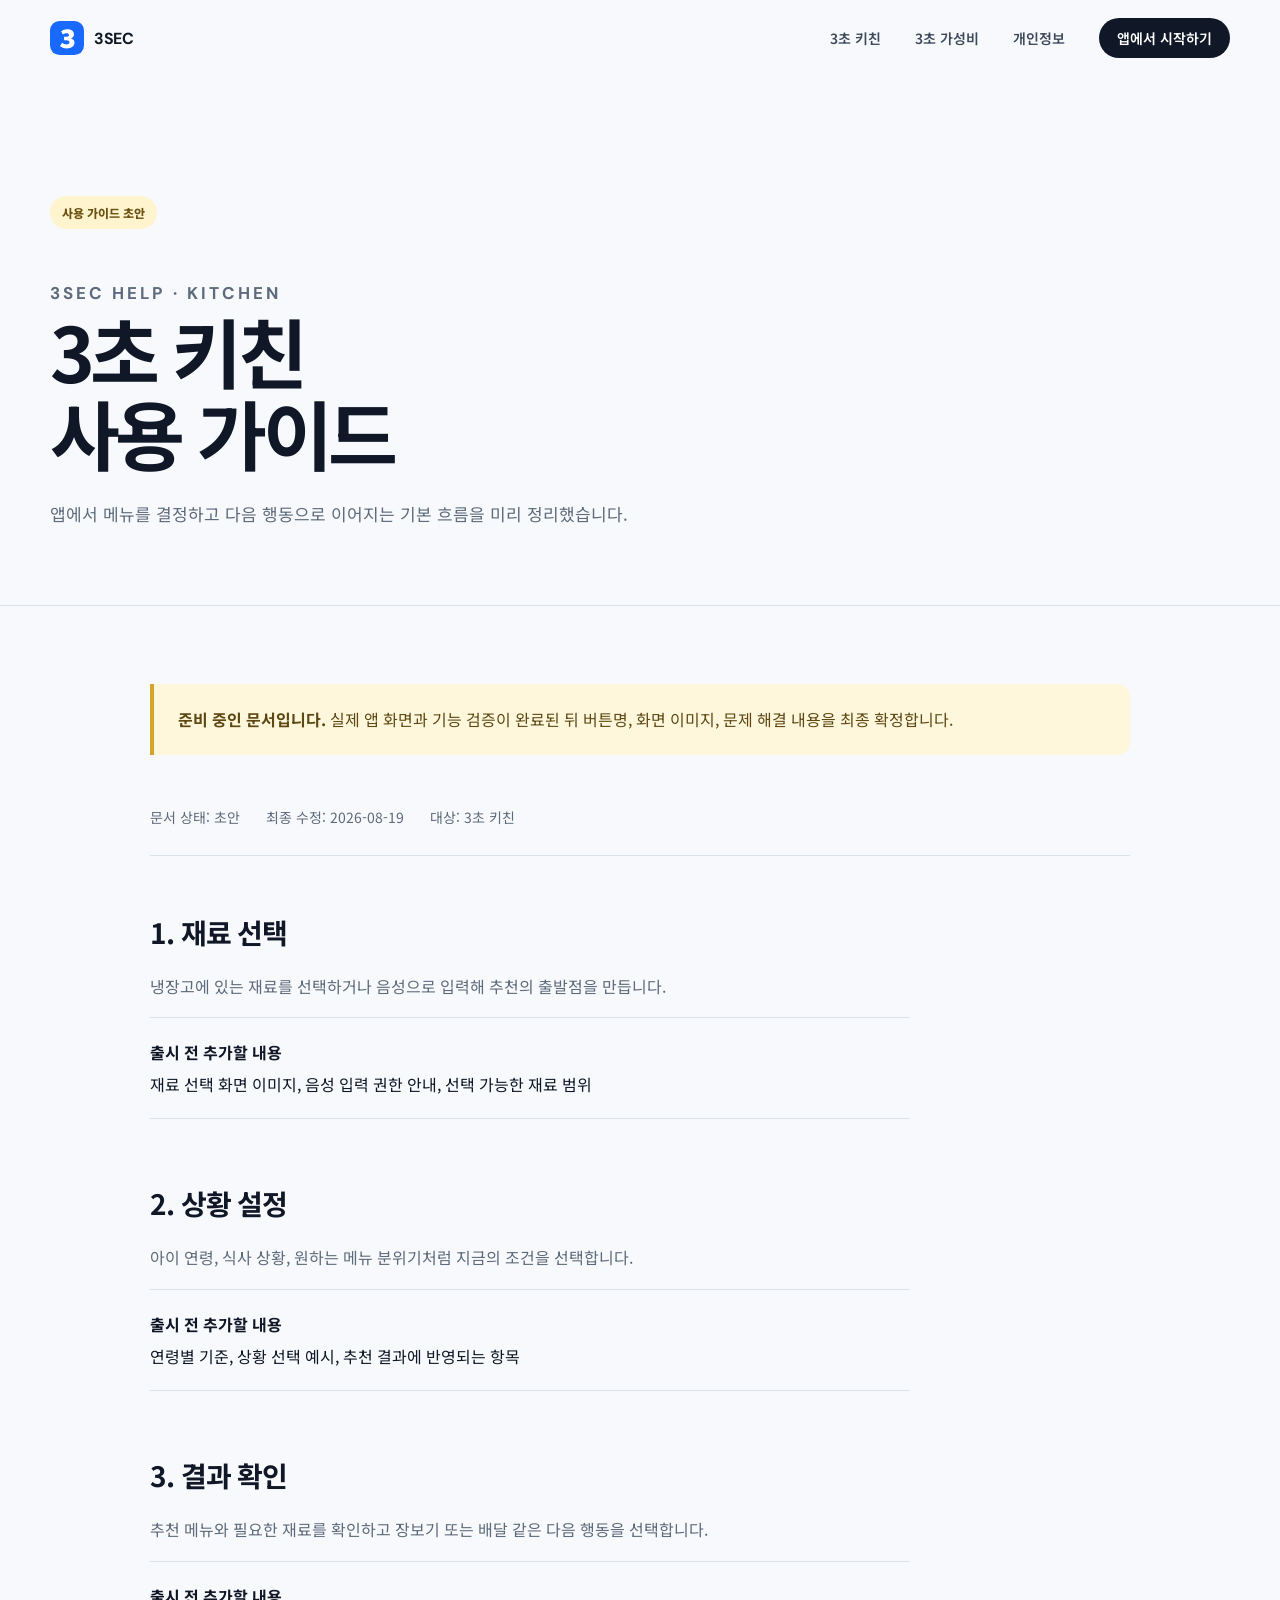
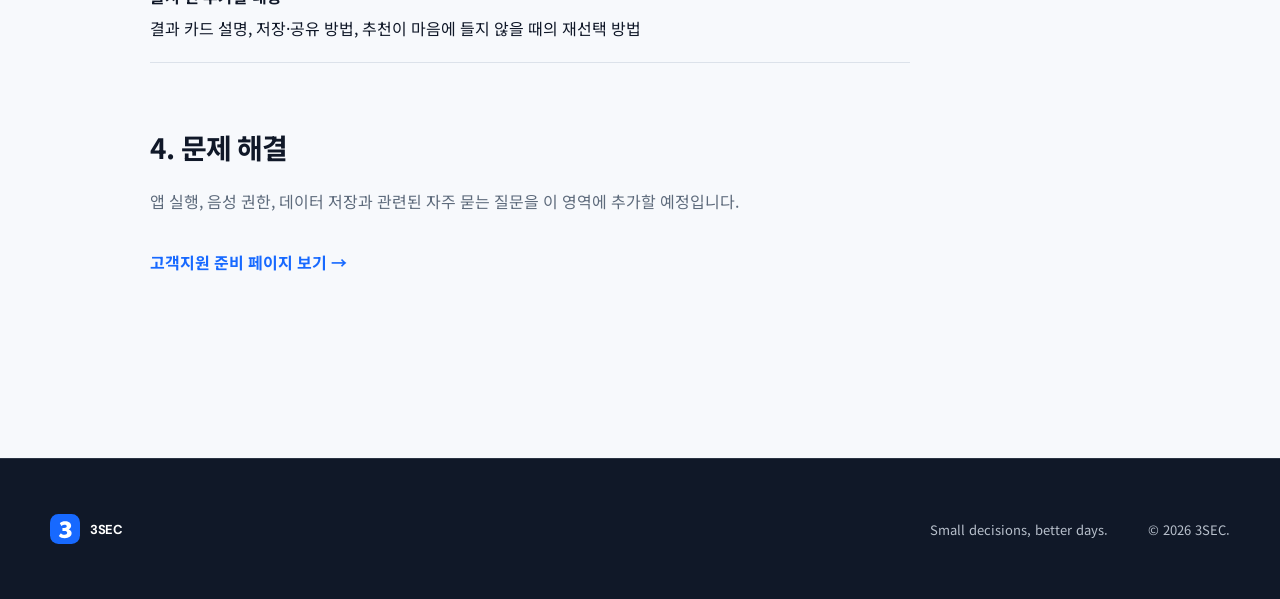
<file: kitchen/guide/index.html>
<!doctype html>
<!--
  3초 키친 사용 가이드 초안
  TODO[kitchen-guide]: 실제 앱 버전과 화면명이 확정되면 단계, 버튼명, 스크린샷, 문제 해결 내용을 검증해 갱신합니다.
  앱에서 특정 항목을 직접 열 수 있도록 section id는 변경하지 않습니다.
-->
<html lang="ko">
  <head>
    <meta charset="UTF-8" />
    <meta name="viewport" content="width=device-width, initial-scale=1.0" />
    <meta name="robots" content="noindex, nofollow" />
    <meta name="description" content="3초 키친의 기본 사용 흐름을 안내하는 준비 문서입니다." />
    <meta name="theme-color" content="#1769ff" />
    <title>3초 키친 사용 가이드 — 준비 중 | 3SEC</title>
    <script>document.documentElement.classList.add('js');</script>
    <link rel="icon" href="../../assets/images/brand-mark.svg" type="image/svg+xml" />
    <link rel="preconnect" href="https://fonts.googleapis.com" />
    <link rel="preconnect" href="https://fonts.gstatic.com" crossorigin />
    <link href="https://fonts.googleapis.com/css2?family=DM+Sans:wght@500;600;700&amp;family=Noto+Sans+KR:wght@400;500;600;700;800;900&amp;display=swap" rel="stylesheet" />
    <link rel="stylesheet" href="../../assets/css/site.css" />
    <script src="../../assets/js/site.js" defer></script>
  </head>
  <body>
    <a class="skip-link" href="#main">본문으로 바로가기</a>
    <header class="site-header is-scrolled" data-header>
      <div class="shell nav-wrap">
        <a class="brand" href="../../" aria-label="3SEC 브랜드 홈"><img src="../../assets/images/brand-mark.svg" alt="" width="34" height="34" /><span>3SEC</span></a>
        <button class="menu-button" type="button" aria-expanded="false" aria-controls="site-nav"><span class="sr-only">메뉴 열기</span><span></span><span></span></button>
        <nav id="site-nav" class="site-nav" aria-label="주요 메뉴"><a href="../">3초 키친</a><a href="../../value/">3초 가성비</a><a href="../../privacy/">개인정보</a><a class="nav-cta" href="intoss://3sec-menu">앱에서 시작하기</a></nav>
      </div>
    </header>

    <main id="main" class="subpage-main">
      <section class="document-hero">
        <div class="shell" data-reveal>
          <span class="status-badge is-draft">사용 가이드 초안</span>
          <p class="page-kicker">3SEC HELP · KITCHEN</p>
          <h1>3초 키친<br />사용 가이드</h1>
          <p>앱에서 메뉴를 결정하고 다음 행동으로 이어지는 기본 흐름을 미리 정리했습니다.</p>
        </div>
      </section>
      <div class="document-layout">
        <aside class="document-notice"><strong>준비 중인 문서입니다.</strong> 실제 앱 화면과 기능 검증이 완료된 뒤 버튼명, 화면 이미지, 문제 해결 내용을 최종 확정합니다.</aside>
        <div class="document-meta"><span>문서 상태: 초안</span><span>최종 수정: 2026-08-19</span><span>대상: 3초 키친</span></div>

        <section id="ingredients" class="document-section">
          <h2>1. 재료 선택</h2>
          <p>냉장고에 있는 재료를 선택하거나 음성으로 입력해 추천의 출발점을 만듭니다.</p>
          <div class="document-placeholder"><strong>출시 전 추가할 내용</strong><span>재료 선택 화면 이미지, 음성 입력 권한 안내, 선택 가능한 재료 범위</span></div>
        </section>
        <section id="context" class="document-section">
          <h2>2. 상황 설정</h2>
          <p>아이 연령, 식사 상황, 원하는 메뉴 분위기처럼 지금의 조건을 선택합니다.</p>
          <div class="document-placeholder"><strong>출시 전 추가할 내용</strong><span>연령별 기준, 상황 선택 예시, 추천 결과에 반영되는 항목</span></div>
        </section>
        <section id="result" class="document-section">
          <h2>3. 결과 확인</h2>
          <p>추천 메뉴와 필요한 재료를 확인하고 장보기 또는 배달 같은 다음 행동을 선택합니다.</p>
          <div class="document-placeholder"><strong>출시 전 추가할 내용</strong><span>결과 카드 설명, 저장·공유 방법, 추천이 마음에 들지 않을 때의 재선택 방법</span></div>
        </section>
        <section id="troubleshooting" class="document-section">
          <h2>4. 문제 해결</h2>
          <p>앱 실행, 음성 권한, 데이터 저장과 관련된 자주 묻는 질문을 이 영역에 추가할 예정입니다.</p>
          <a class="back-link" href="../../support/">고객지원 준비 페이지 보기 →</a>
        </section>
      </div>
    </main>
    <footer class="site-footer"><div class="shell footer-inner"><a class="brand footer-brand" href="../../"><img src="../../assets/images/brand-mark.svg" alt="" width="30" height="30" /><span>3SEC</span></a><p>Small decisions, better days.</p><p>© <span data-year></span> 3SEC.</p></div></footer>
  </body>
</html>
</file>
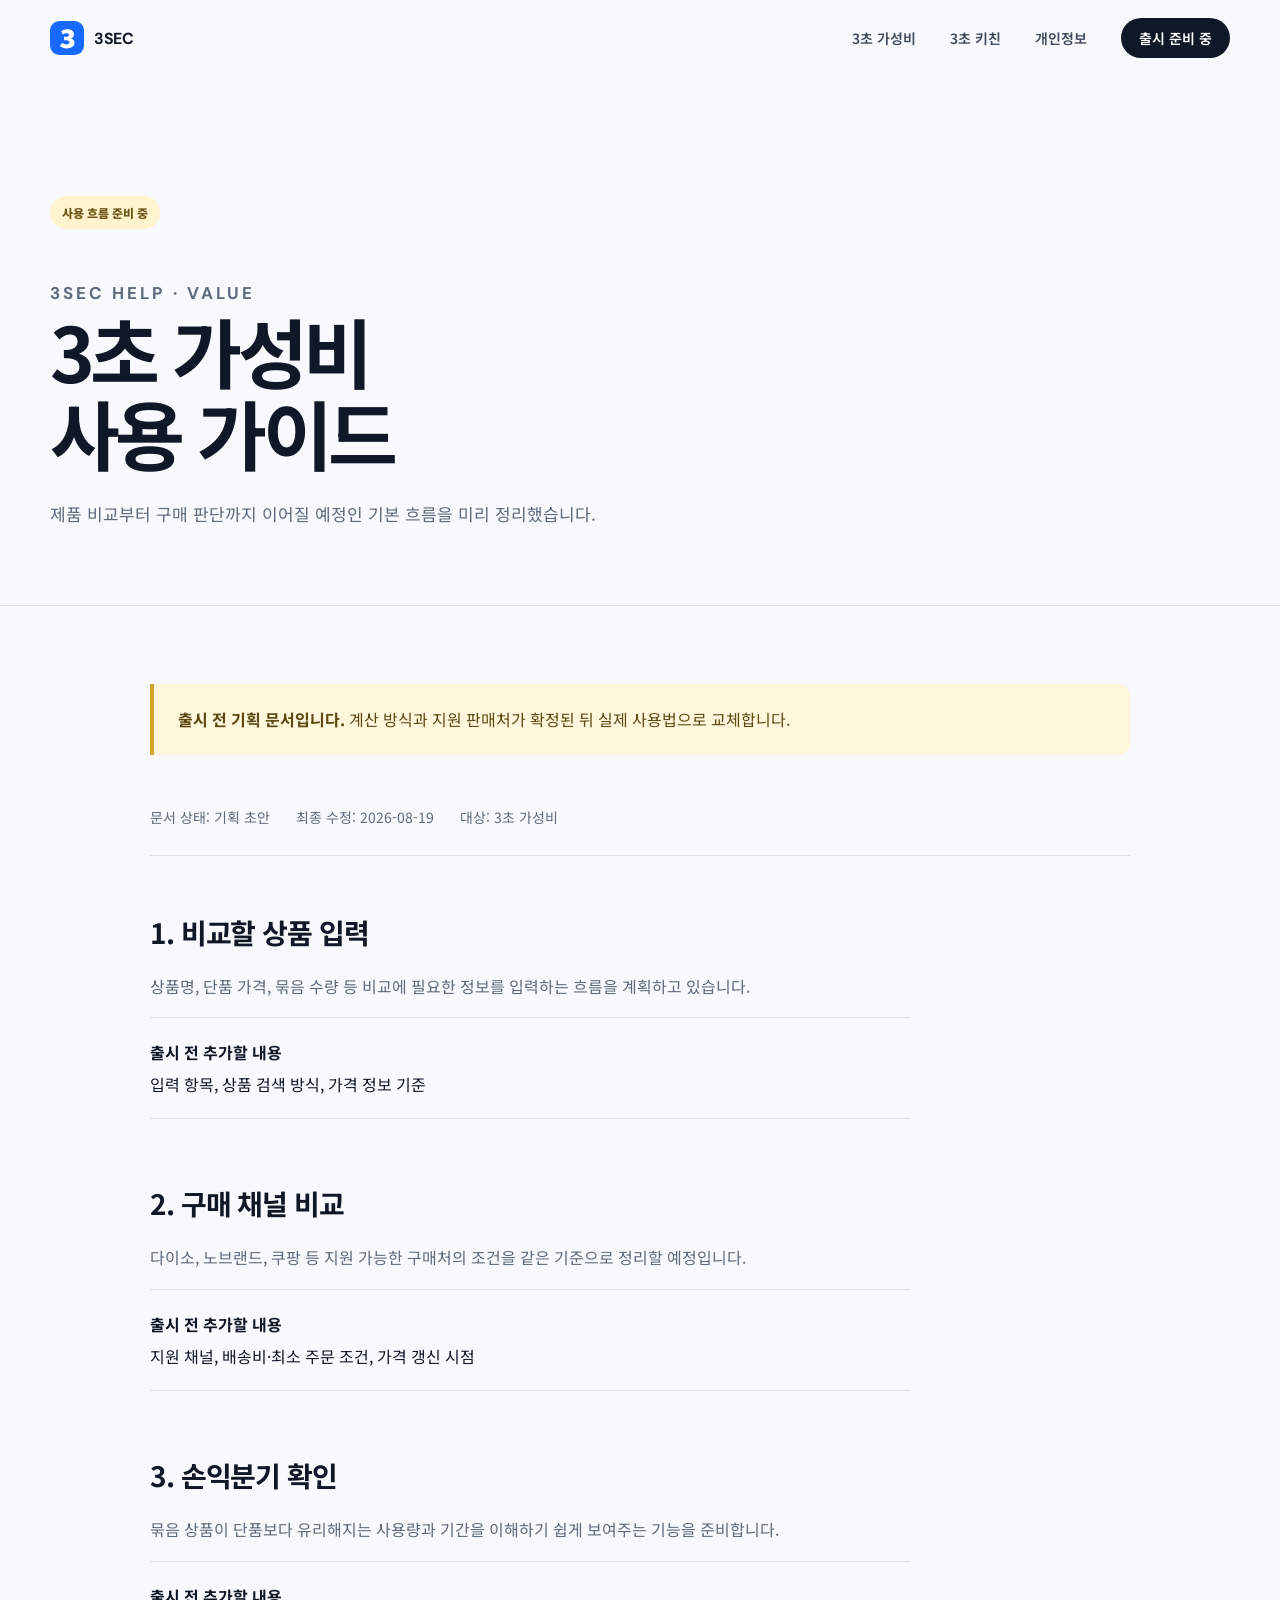
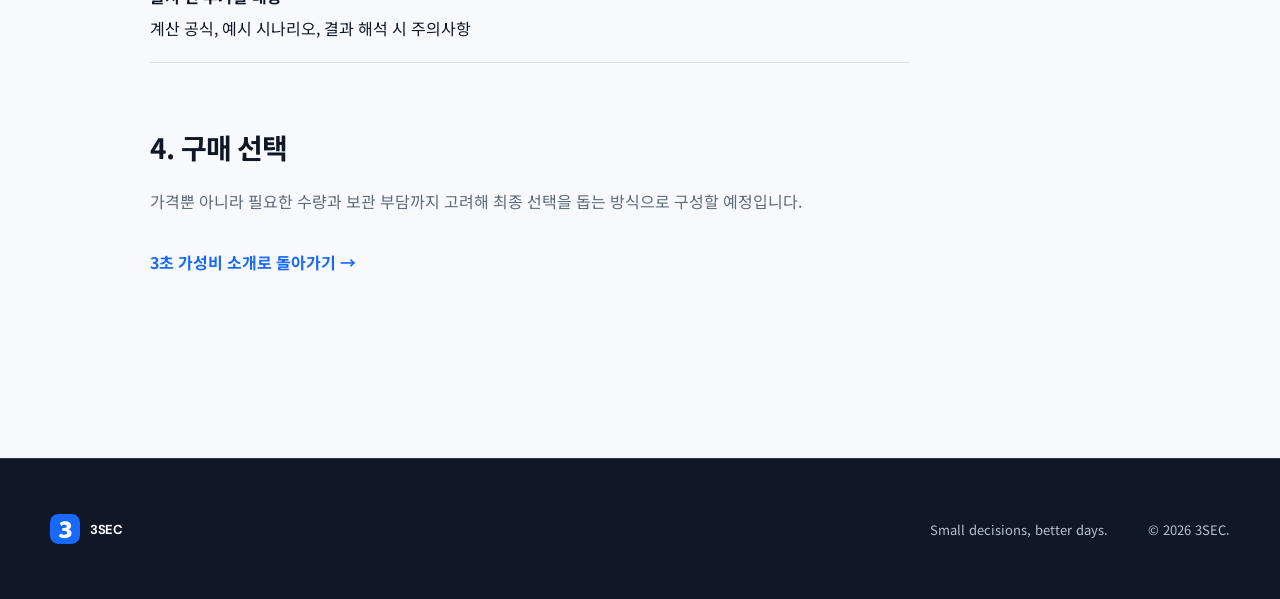
<file: value/guide/index.html>
<!doctype html>
<!--
  3초 가성비 사용 가이드 골격
  TODO[value-guide]: 계산식과 데이터 출처가 확정되기 전에는 결과 해석을 단정적으로 작성하지 않습니다.
  앱 딥링크와 실제 화면이 준비되면 noindex를 검토합니다.
-->
<html lang="ko">
  <head>
    <meta charset="UTF-8" />
    <meta name="viewport" content="width=device-width, initial-scale=1.0" />
    <meta name="robots" content="noindex, nofollow" />
    <meta name="description" content="3초 가성비의 예정된 사용 흐름을 안내하는 준비 문서입니다." />
    <meta name="theme-color" content="#1769ff" />
    <title>3초 가성비 사용 가이드 — 준비 중 | 3SEC</title>
    <script>document.documentElement.classList.add('js');</script>
    <link rel="icon" href="../../assets/images/brand-mark.svg" type="image/svg+xml" />
    <link rel="preconnect" href="https://fonts.googleapis.com" />
    <link rel="preconnect" href="https://fonts.gstatic.com" crossorigin />
    <link href="https://fonts.googleapis.com/css2?family=DM+Sans:wght@500;600;700&amp;family=Noto+Sans+KR:wght@400;500;600;700;800;900&amp;display=swap" rel="stylesheet" />
    <link rel="stylesheet" href="../../assets/css/site.css" />
    <script src="../../assets/js/site.js" defer></script>
  </head>
  <body>
    <a class="skip-link" href="#main">본문으로 바로가기</a>
    <header class="site-header is-scrolled" data-header><div class="shell nav-wrap"><a class="brand" href="../../" aria-label="3SEC 브랜드 홈"><img src="../../assets/images/brand-mark.svg" alt="" width="34" height="34" /><span>3SEC</span></a><button class="menu-button" type="button" aria-expanded="false" aria-controls="site-nav"><span class="sr-only">메뉴 열기</span><span></span><span></span></button><nav id="site-nav" class="site-nav" aria-label="주요 메뉴"><a href="../">3초 가성비</a><a href="../../kitchen/">3초 키친</a><a href="../../privacy/">개인정보</a><a class="nav-cta" href="../../support/">출시 준비 중</a></nav></div></header>
    <main id="main" class="subpage-main">
      <section class="document-hero"><div class="shell" data-reveal><span class="status-badge is-draft">사용 흐름 준비 중</span><p class="page-kicker">3SEC HELP · VALUE</p><h1>3초 가성비<br />사용 가이드</h1><p>제품 비교부터 구매 판단까지 이어질 예정인 기본 흐름을 미리 정리했습니다.</p></div></section>
      <div class="document-layout">
        <aside class="document-notice"><strong>출시 전 기획 문서입니다.</strong> 계산 방식과 지원 판매처가 확정된 뒤 실제 사용법으로 교체합니다.</aside>
        <div class="document-meta"><span>문서 상태: 기획 초안</span><span>최종 수정: 2026-08-19</span><span>대상: 3초 가성비</span></div>
        <section id="product" class="document-section"><h2>1. 비교할 상품 입력</h2><p>상품명, 단품 가격, 묶음 수량 등 비교에 필요한 정보를 입력하는 흐름을 계획하고 있습니다.</p><div class="document-placeholder"><strong>출시 전 추가할 내용</strong><span>입력 항목, 상품 검색 방식, 가격 정보 기준</span></div></section>
        <section id="channels" class="document-section"><h2>2. 구매 채널 비교</h2><p>다이소, 노브랜드, 쿠팡 등 지원 가능한 구매처의 조건을 같은 기준으로 정리할 예정입니다.</p><div class="document-placeholder"><strong>출시 전 추가할 내용</strong><span>지원 채널, 배송비·최소 주문 조건, 가격 갱신 시점</span></div></section>
        <section id="break-even" class="document-section"><h2>3. 손익분기 확인</h2><p>묶음 상품이 단품보다 유리해지는 사용량과 기간을 이해하기 쉽게 보여주는 기능을 준비합니다.</p><div class="document-placeholder"><strong>출시 전 추가할 내용</strong><span>계산 공식, 예시 시나리오, 결과 해석 시 주의사항</span></div></section>
        <section id="decision" class="document-section"><h2>4. 구매 선택</h2><p>가격뿐 아니라 필요한 수량과 보관 부담까지 고려해 최종 선택을 돕는 방식으로 구성할 예정입니다.</p><a class="back-link" href="../">3초 가성비 소개로 돌아가기 →</a></section>
      </div>
    </main>
    <footer class="site-footer"><div class="shell footer-inner"><a class="brand footer-brand" href="../../"><img src="../../assets/images/brand-mark.svg" alt="" width="30" height="30" /><span>3SEC</span></a><p>Small decisions, better days.</p><p>© <span data-year></span> 3SEC.</p></div></footer>
  </body>
</html>
</file>
<file: assets/css/site.css>
/*
 * 3SEC BRAND STYLE SOURCE OF TRUTH
 * --------------------------------
 * 이 파일은 브랜드 홈과 제품·가이드·정책 페이지가 공유하는 시각 기준입니다.
 * 전역 색상, 글꼴, 여백을 바꾸기 전에 ../../BRAND_STYLE_GUIDE.md를 확인하세요.
 * 핵심 원칙: 코발트 블루 1색, 넓은 여백, 카드보다 타이포그래피, 절제된 모션.
 */

/* 1. Brand tokens: 새 페이지에서도 아래 변수를 우선 사용합니다. */
:root {
  --blue: #1769ff;
  --blue-dark: #0d4bca;
  --ink: #101828;
  --muted: #5e6b7c;
  --paper: #f7f9fc;
  --line: #dce2ea;
  --white: #ffffff;
  --display: "Noto Sans KR", sans-serif;
  --latin: "DM Sans", "Noto Sans KR", sans-serif;
}

/* 2. Foundations and shared layout */
* { box-sizing: border-box; }
html { scroll-behavior: smooth; }
body {
  margin: 0;
  color: var(--ink);
  background: var(--paper);
  font-family: var(--display);
  word-break: keep-all;
  -webkit-font-smoothing: antialiased;
}

a { color: inherit; text-decoration: none; }
img { display: block; max-width: 100%; }
button { font: inherit; }
.shell { width: min(1180px, calc(100% - 48px)); margin: 0 auto; }
.section { padding: 140px 0; }
.sr-only {
  position: absolute;
  width: 1px;
  height: 1px;
  padding: 0;
  margin: -1px;
  overflow: hidden;
  clip: rect(0, 0, 0, 0);
  white-space: nowrap;
  border: 0;
}
.skip-link {
  position: fixed;
  top: 10px;
  left: 10px;
  z-index: 100;
  transform: translateY(-150%);
  padding: 10px 14px;
  background: var(--ink);
  color: var(--white);
  border-radius: 8px;
}
.skip-link:focus { transform: translateY(0); }

/* 3. Global navigation: 스크롤 후에도 조용한 반투명 표면을 유지합니다. */
.site-header {
  position: fixed;
  inset: 0 0 auto;
  z-index: 20;
  border-bottom: 1px solid transparent;
  transition: background 220ms ease, border-color 220ms ease;
}
.site-header.is-scrolled {
  background: rgba(247, 249, 252, 0.9);
  border-color: rgba(220, 226, 234, 0.85);
  backdrop-filter: blur(16px);
}
.nav-wrap { height: 76px; display: flex; align-items: center; justify-content: space-between; }
.brand { display: inline-flex; align-items: center; gap: 10px; font-family: var(--latin); font-weight: 700; letter-spacing: -0.03em; }
.site-nav { display: flex; align-items: center; gap: 34px; color: #3e4a5b; font-size: 14px; font-weight: 600; }
.site-nav a { transition: color 180ms ease; }
.site-nav a:hover { color: var(--blue); }
.site-nav .nav-cta { padding: 10px 18px; color: var(--white); background: var(--ink); border-radius: 999px; }
.menu-button { display: none; width: 42px; height: 42px; border: 0; background: transparent; }
.menu-button span:not(.sr-only) { display: block; width: 22px; height: 2px; margin: 6px auto; background: var(--ink); }

/* 4. Hero: 한 개의 메시지와 3 / SEC 대표 그래픽만 사용합니다. */
.hero {
  min-height: 820px;
  padding-top: 150px;
  display: grid;
  grid-template-columns: 1.06fr 0.94fr;
  align-items: center;
  overflow: hidden;
}
.eyebrow, .section-label { margin: 0 0 28px; color: var(--blue); font-family: var(--latin); font-size: 12px; font-weight: 700; letter-spacing: 0.18em; }
.hero h1, .section h2 { margin: 0; letter-spacing: -0.07em; line-height: 1.04; }
.hero h1 { font-size: clamp(58px, 7.4vw, 108px); font-weight: 900; }
.hero h1 span, .product-copy h2 span { color: var(--blue); }
.hero-description { max-width: 520px; margin: 34px 0 0; color: var(--muted); font-size: 19px; line-height: 1.8; }
.hero-actions { margin-top: 42px; display: flex; align-items: center; gap: 28px; }
.button { display: inline-flex; min-height: 54px; padding: 0 24px; align-items: center; justify-content: center; border-radius: 14px; font-size: 15px; font-weight: 700; transition: transform 180ms ease, background 180ms ease; }
.button:hover { transform: translateY(-2px); }
.button-primary { color: var(--white); background: var(--blue); box-shadow: 0 16px 36px rgba(23, 105, 255, 0.22); }
.button-primary:hover { background: var(--blue-dark); }
.text-link { padding: 12px 0; font-size: 15px; font-weight: 700; border-bottom: 1px solid var(--ink); }
.hero-art { position: relative; min-height: 620px; display: grid; place-items: center; isolation: isolate; }
.hero-art::before {
  content: "";
  position: absolute;
  width: min(38vw, 520px);
  aspect-ratio: 1;
  border-radius: 50%;
  background: var(--blue);
  box-shadow: 0 70px 100px rgba(23, 105, 255, 0.28);
  z-index: -1;
}
.hero-number { color: var(--white); font-family: var(--latin); font-size: clamp(240px, 30vw, 430px); font-weight: 600; line-height: 1; letter-spacing: -0.12em; transform: translateX(-0.03em); }
.hero-unit { position: absolute; right: 5%; bottom: 20%; padding: 12px 17px; color: var(--blue); background: var(--white); border-radius: 999px; font-family: var(--latin); font-weight: 700; letter-spacing: 0.08em; box-shadow: 0 12px 30px rgba(16, 24, 40, 0.14); }
.orbit { position: absolute; border: 1px solid rgba(23, 105, 255, 0.24); border-radius: 50%; }
.orbit-one { width: 104%; aspect-ratio: 1; animation: orbit 18s linear infinite; }
.orbit-two { width: 78%; aspect-ratio: 1; border-color: rgba(255, 255, 255, 0.45); animation: orbit 12s linear infinite reverse; }
.orbit::after { content: ""; position: absolute; top: 9%; left: 19%; width: 12px; height: 12px; border-radius: 50%; background: var(--blue); }
.orbit-two::after { top: 75%; left: 83%; background: var(--white); }

/* 5. Story sections: 섹션마다 설명·제품·원칙 중 한 가지 역할만 둡니다. */
.about-section { color: var(--white); background: var(--ink); }
.split-layout { display: grid; grid-template-columns: 0.9fr 1.1fr; gap: 10vw; align-items: start; }
.section h2 { font-size: clamp(46px, 5.8vw, 82px); font-weight: 800; }
.statement { padding-top: 64px; }
.statement p { margin: 0 0 28px; color: #c7cfda; font-size: 22px; line-height: 1.8; }

.product-section { background: var(--white); }
.product-grid { display: grid; grid-template-columns: 0.88fr 1.12fr; gap: 7vw; align-items: center; }
.product-copy > p:not(.section-label) { max-width: 500px; margin: 32px 0; color: var(--muted); font-size: 18px; line-height: 1.75; }
.feature-list { padding: 0; margin: 0 0 36px; list-style: none; border-top: 1px solid var(--line); }
.feature-list li { display: grid; grid-template-columns: 100px 1fr; gap: 14px; padding: 19px 0; border-bottom: 1px solid var(--line); }
.feature-list strong { font-size: 14px; }
.feature-list span { color: var(--muted); font-size: 14px; }
.button-dark { color: var(--white); background: var(--ink); }
.product-visual { position: relative; }
.product-visual::before { content: ""; position: absolute; inset: 12% 3% 5%; background: #eaf1ff; border-radius: 50%; filter: blur(2px); }
.product-visual img { position: relative; width: 100%; }

.principles-section { background: #eaf1ff; }
.principles-heading { display: grid; grid-template-columns: 0.65fr 1.35fr; margin-bottom: 90px; }
.principles-heading h2 { max-width: 760px; }
.principle-list { margin: 0; padding: 0; list-style: none; border-top: 1px solid rgba(16, 24, 40, 0.2); }
.principle-list li { display: grid; grid-template-columns: 0.65fr 1.35fr; padding: 38px 0; border-bottom: 1px solid rgba(16, 24, 40, 0.2); }
.principle-number { color: var(--blue); font-family: var(--latin); font-size: 13px; font-weight: 700; }
.principle-list h3 { margin: 0 0 10px; font-size: 27px; letter-spacing: -0.04em; }
.principle-list p { margin: 0; color: var(--muted); font-size: 16px; }

.closing-section { color: var(--white); background: var(--blue); }
.closing-inner { min-height: 440px; display: flex; flex-direction: column; align-items: flex-start; justify-content: center; }
.closing-section .section-label { color: #cfe0ff; }
.button-light { margin-top: 46px; color: var(--blue); background: var(--white); }

.site-footer { color: #b8c0cc; background: var(--ink); border-top: 1px solid #2b3544; }
.footer-inner { min-height: 140px; display: flex; align-items: center; gap: 40px; font-size: 13px; }
.footer-brand { margin-right: auto; color: var(--white); }

/* 5-1. Product and document subpages: 기존 토큰과 여백을 재사용하는 확장용 패턴입니다. */
.subpage-main { min-height: calc(100vh - 140px); padding-top: 76px; }
.page-hero { min-height: 660px; display: grid; grid-template-columns: 1.08fr 0.92fr; gap: 7vw; align-items: center; }
.page-kicker { margin: 0 0 24px; color: var(--blue); font-family: var(--latin); font-size: 12px; font-weight: 700; letter-spacing: 0.18em; }
.page-title { max-width: 760px; margin: 0; font-size: clamp(54px, 7vw, 96px); font-weight: 900; letter-spacing: -0.07em; line-height: 1.04; }
.page-title span { color: var(--blue); }
.page-lead { max-width: 590px; margin: 32px 0 0; color: var(--muted); font-size: 19px; line-height: 1.8; }
.page-actions { display: flex; flex-wrap: wrap; gap: 12px; margin-top: 38px; }
.button-secondary { color: var(--ink); border: 1px solid var(--line); background: var(--white); }
.status-badge { display: inline-flex; margin-bottom: 24px; padding: 8px 12px; align-items: center; color: var(--blue); background: #eaf1ff; border-radius: 999px; font-size: 12px; font-weight: 800; }
.status-badge.is-draft { color: #6c5314; background: #fff4ce; }
.page-symbol { position: relative; min-height: 430px; display: grid; place-items: center; isolation: isolate; }
.page-symbol::before { content: ""; position: absolute; width: min(35vw, 420px); aspect-ratio: 1; border-radius: 50%; background: var(--blue); box-shadow: 0 56px 90px rgba(23, 105, 255, 0.24); z-index: -1; }
.page-symbol strong { color: var(--white); font-family: var(--latin); font-size: clamp(150px, 20vw, 270px); line-height: 1; letter-spacing: -0.1em; }
.page-symbol small { position: absolute; right: 9%; bottom: 13%; padding: 10px 14px; color: var(--blue); background: var(--white); border-radius: 999px; font-family: var(--latin); font-size: 12px; font-weight: 800; letter-spacing: 0.08em; box-shadow: 0 12px 30px rgba(16, 24, 40, 0.14); }

.content-section { padding: 110px 0; background: var(--white); }
.content-section.is-tinted { background: #eaf1ff; }
.content-heading { display: grid; grid-template-columns: 0.62fr 1.38fr; gap: 5vw; margin-bottom: 64px; }
.content-heading h2 { max-width: 760px; margin: 0; font-size: clamp(38px, 5vw, 68px); line-height: 1.08; letter-spacing: -0.06em; }
.info-list, .step-list, .link-list { margin: 0; padding: 0; list-style: none; border-top: 1px solid var(--line); }
.info-list li, .step-list li, .link-list li { display: grid; grid-template-columns: 0.55fr 1.45fr; gap: 24px; padding: 28px 0; border-bottom: 1px solid var(--line); }
.info-list strong, .step-list strong, .link-list strong { font-size: 15px; }
.info-list span, .step-list span, .link-list span { color: var(--muted); line-height: 1.75; }
.link-list a { color: var(--blue); font-weight: 700; }

.document-hero { padding: 120px 0 76px; border-bottom: 1px solid var(--line); }
.document-hero h1 { max-width: 820px; margin: 0; font-size: clamp(44px, 6vw, 76px); line-height: 1.08; letter-spacing: -0.06em; }
.document-hero p { max-width: 700px; margin: 26px 0 0; color: var(--muted); font-size: 17px; line-height: 1.75; }
.document-layout { width: min(980px, calc(100% - 48px)); margin: 0 auto; padding: 78px 0 120px; }
.document-notice { margin-bottom: 52px; padding: 22px 24px; color: #5d4814; background: #fff7dc; border-left: 4px solid #d3a52c; border-radius: 0 12px 12px 0; line-height: 1.7; }
.document-meta { display: flex; flex-wrap: wrap; gap: 10px 26px; margin: 0 0 56px; padding: 0 0 28px; color: var(--muted); border-bottom: 1px solid var(--line); font-size: 14px; }
.document-section { max-width: 760px; margin: 0 0 64px; }
.document-section h2 { margin: 0 0 20px; font-size: 28px; letter-spacing: -0.04em; }
.document-section h3 { margin: 32px 0 12px; font-size: 19px; }
.document-section p, .document-section li { color: var(--muted); line-height: 1.85; }
.document-section ul, .document-section ol { padding-left: 22px; }
.document-placeholder { padding: 22px 0; border-top: 1px solid var(--line); border-bottom: 1px solid var(--line); }
.document-placeholder strong { display: block; margin-bottom: 8px; color: var(--ink); }
.back-link { display: inline-flex; margin-top: 18px; color: var(--blue); font-weight: 700; }

/* 6. Motion language: reveal, orbit, button lift 외의 모션은 신중하게 추가합니다. */
.js [data-reveal] { opacity: 0; transform: translateY(28px); transition: opacity 700ms ease, transform 700ms cubic-bezier(0.22, 1, 0.36, 1); }
.js [data-reveal].is-visible { opacity: 1; transform: translateY(0); }
@keyframes orbit { to { transform: rotate(360deg); } }

/* 7. Responsive rules: 공통 분기점 900px / 560px를 유지합니다. */
@media (max-width: 900px) {
  .shell { width: min(100% - 36px, 720px); }
  .section { padding: 100px 0; }
  .menu-button { display: block; }
  .site-nav {
    position: absolute;
    top: 68px;
    left: 18px;
    right: 18px;
    display: none;
    padding: 20px;
    flex-direction: column;
    align-items: stretch;
    gap: 8px;
    color: var(--ink);
    background: var(--white);
    border-radius: 18px;
    box-shadow: 0 20px 60px rgba(16, 24, 40, 0.16);
  }
  .site-nav.is-open { display: flex; }
  .site-nav a { padding: 12px; }
  .site-nav .nav-cta { text-align: center; }
  .hero { min-height: auto; padding-top: 130px; padding-bottom: 80px; grid-template-columns: 1fr; }
  .hero-art { min-height: 510px; }
  .hero-art::before { width: min(76vw, 470px); }
  .hero-number { font-size: min(72vw, 390px); }
  .hero-unit { right: 14%; }
  .split-layout, .product-grid { grid-template-columns: 1fr; gap: 64px; }
  .page-hero { min-height: auto; padding-top: 100px; padding-bottom: 90px; grid-template-columns: 1fr; }
  .page-symbol { min-height: 390px; grid-row: 1; }
  .page-symbol::before { width: min(72vw, 400px); }
  .content-heading, .info-list li, .step-list li, .link-list li { grid-template-columns: 1fr; gap: 14px; }
  .document-layout { width: min(100% - 36px, 760px); }
  .statement { padding-top: 0; }
  .product-visual { grid-row: 1; }
  .principles-heading, .principle-list li { grid-template-columns: 1fr; gap: 20px; }
  .principles-heading { margin-bottom: 60px; }
}

@media (max-width: 560px) {
  .shell { width: calc(100% - 32px); }
  .section { padding: 82px 0; }
  .nav-wrap { height: 66px; }
  .hero { padding-top: 112px; }
  .hero-description { font-size: 17px; }
  .hero-actions { align-items: flex-start; flex-direction: column; gap: 14px; }
  .page-actions { align-items: stretch; flex-direction: column; }
  .page-actions .button { width: 100%; }
  .page-symbol { min-height: 320px; }
  .page-title { font-size: clamp(48px, 15vw, 68px); }
  .page-lead { font-size: 17px; }
  .content-section { padding: 82px 0; }
  .document-hero { padding: 92px 0 58px; }
  .document-layout { width: calc(100% - 32px); padding: 58px 0 90px; }
  .hero-art { min-height: 410px; }
  .hero-unit { right: 8%; bottom: 16%; }
  .statement p { font-size: 18px; }
  .feature-list li { grid-template-columns: 88px 1fr; }
  .footer-inner { padding: 40px 0; flex-direction: column; align-items: flex-start; gap: 12px; }
  .footer-brand { margin-bottom: 14px; }
}

/* 8. Accessibility: 모션 감소 환경에서는 모든 내용을 즉시 표시합니다. */
@media (prefers-reduced-motion: reduce) {
  html { scroll-behavior: auto; }
  *, *::before, *::after { animation-duration: 0.01ms !important; animation-iteration-count: 1 !important; transition-duration: 0.01ms !important; }
  [data-reveal] { opacity: 1; transform: none; }
}
</file>
